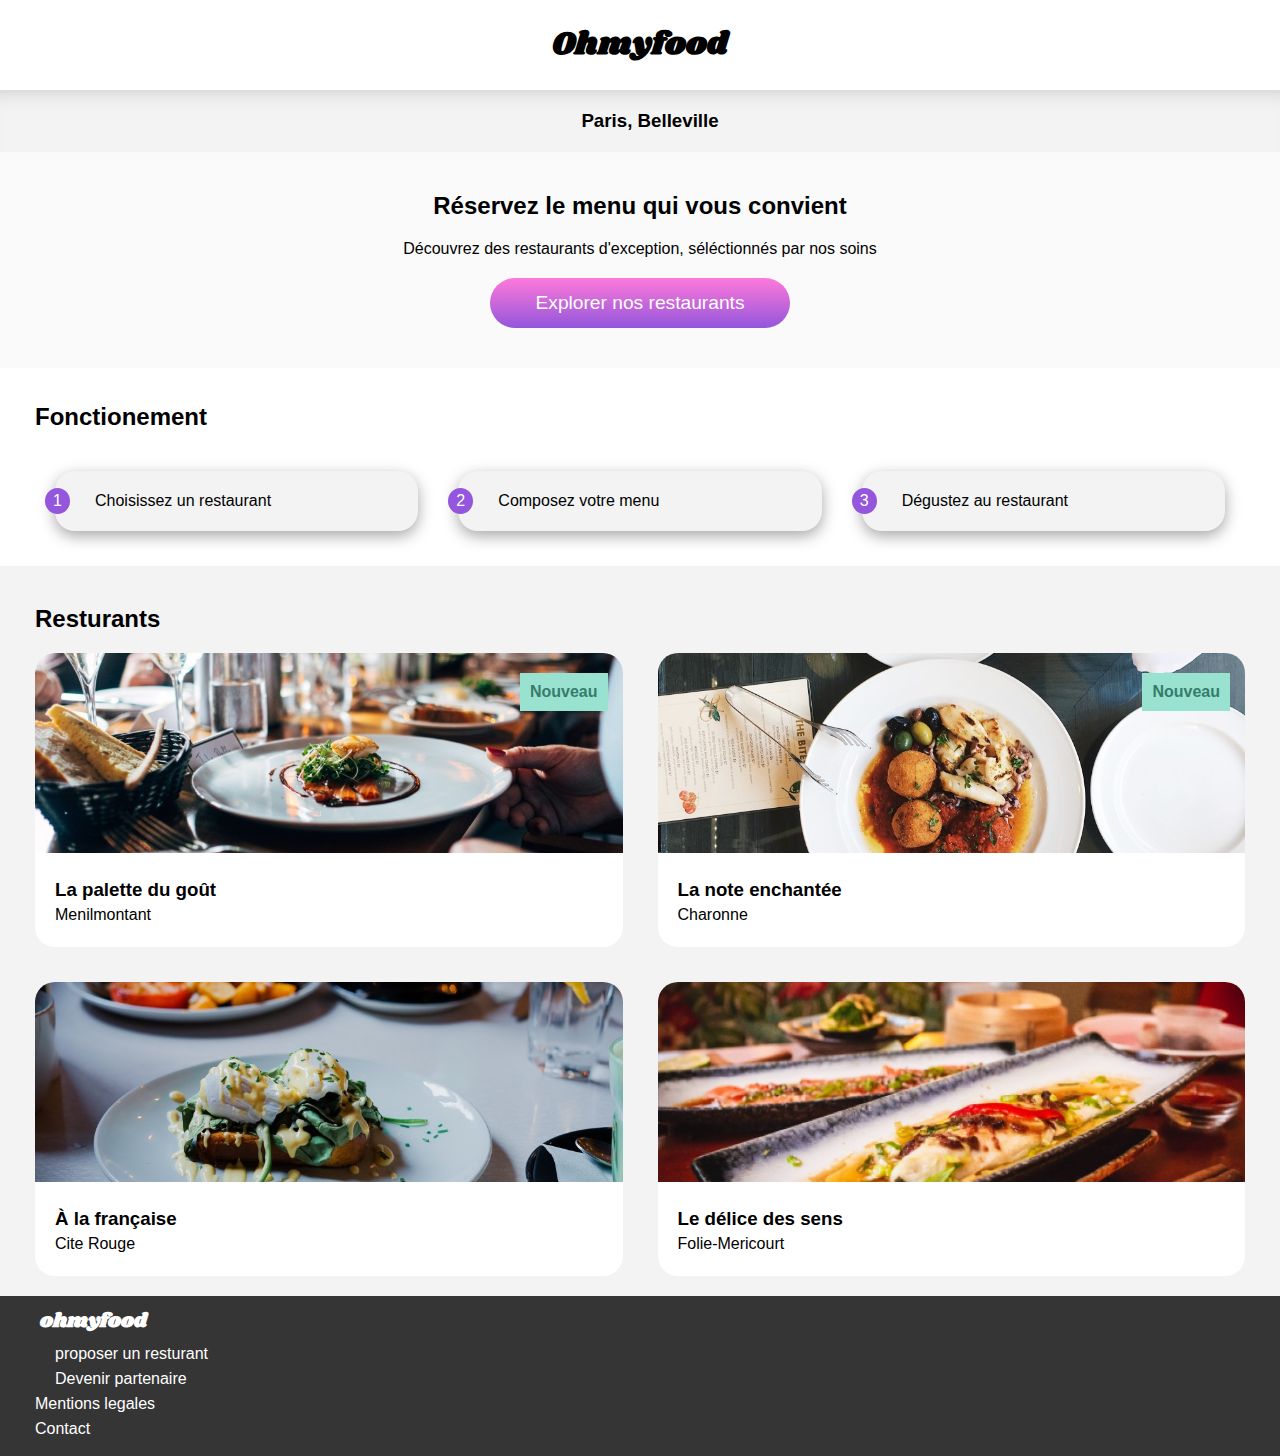
<file: index.html>
<!DOCTYPE html>
<html lang="en">
  <head>
    <meta charset="UTF-8" />
    <meta http-equiv="X-UA-Compatible" content="IE=edge" />
    <meta name="viewport" content="width=device-width, initial-scale=1.0" />
    <title>Ohmyfood</title>
    <link rel="stylesheet" href="./main.css" />

    <link
      rel="stylesheet"
      href="https://use.fontawesome.com/releases/v5.15.3/css/all.css"
      integrity="sha384-SZXxX4whJ79/gErwcOYf+zWLeJdY/qpuqC4cAa9rOGUstPomtqpuNWT9wdPEn2fk"
      crossorigin="anonymous"
    />
    <link rel="preconnect" href="https://fonts.googleapis.com" />
    <link rel="preconnect" href="https://fonts.gstatic.com" crossorigin />

    <link rel="preconnect" href="https://fonts.googleapis.com" />
    <link rel="preconnect" href="https://fonts.gstatic.com" crossorigin />
    <link
      href="https://fonts.googleapis.com/css2?family=Shrikhand&display=swap"
      rel="stylesheet"
    />
  </head>
  <body>
    <!-- Looder spin -->
    <div class="loader">
      <div class="loader-circle"></div>
    </div>

    <!-- header -->
    <header>
      <a href="index.html"> <h1>Ohmyfood</h1> </a>
    </header>
    <main>
      <!-- map -->
      <section class="map">
        <article class="location">
          <i class="fas fa-map-marker-alt"></i>
          <h3>Paris, Belleville</h3>
        </article>
        <article class="exploration">
          <h2>Réservez le menu qui vous convient</h2>
          <p>
            Découvrez des restaurants d'exception, séléctionnés par nos soins
          </p>
          <button type="submit">Explorer nos restaurants</button>
        </article>
      </section>

      <!-- Fonctionement -->
      <section class="function">
        <h2>Fonctionement</h2>
        <ul>
          <li class="list-function">
            <span class="number">1</span>
            <span> <i class="fas fa-mobile-alt"></i></span>
            <span> Choisissez un restaurant </span>
          </li>

          <li class="list-function">
            <span class="number">2</span>
            <span> <i class="fas fa-list-ul"></i></span>
            <span> Composez votre menu </span>
          </li>

          <li class="list-function">
            <span class="number">3</span>
            <span> <i class="fas fa-store"></i></span>
            <span> Dégustez au restaurant </span>
          </li>
        </ul>
      </section>

      <!-- Resturants -->
      <section id="pages">
        <h2>Resturants</h2>
        <section class="cards">
          <article class="resturants">
            <a href="./pages/La-palette-du-gout.html">
              <span class="tag">Nouveau</span>

              <img
                src="./assets/images/restaurants/jay-wennington-N_Y88TWmGwA-unsplash.jpg"
                alt=""
              />
              <div class="name-resturants">
                <header>
                  <h3>La palette du goût</h3>
                  <span>Menilmontant</span>
                </header>
                <div class="like-icon">
                  <i class="fas fa-heart fa-2x liked"></i>
                  <i class="far fa-heart fa-2x not-liked"></i>
                </div>
              </div>
            </a>
          </article>

          <article class="resturants">
            <a href="./pages/La-note-enchantée.html">
              <span class="tag">Nouveau</span>

              <img
                src="./assets/images/restaurants/stil-u2Lp8tXIcjw-unsplash.jpg"
                alt=""
              />

              <div class="name-resturants">
                <header>
                  <h3>La note enchantée</h3>
                  <span>Charonne</span>
                </header>
                <div class="like-icon">
                  <i class="fas fa-heart fa-2x liked"></i>
                  <i class="far fa-heart fa-2x not-liked"></i>
                </div>
              </div>
            </a>
          </article>

          <article class="resturants">
            <a href="./pages/A-la-française.html">
              <img
                src="./assets/images/restaurants/toa-heftiba-DQKerTsQwi0-unsplash.jpg"
                alt=""
              />

              <div class="name-resturants">
                <header>
                  <h3>À la française</h3>
                  <span>Cite Rouge</span>
                </header>
                <div class="like-icon">
                  <i class="fas fa-heart fa-2x liked"></i>
                  <i class="far fa-heart fa-2x not-liked"></i>
                </div>
              </div>
            </a>
          </article>

          <article class="resturants">
            <a href="./pages/Le-délice-des-sens.html">
              <img
                src="./assets/images/restaurants/louis-hansel-shotsoflouis-qNBGVyOCY8Q-unsplash.jpg"
                alt=""
              />
              <div class="name-resturants">
                <header>
                  <h3>Le délice des sens</h3>
                  <span>Folie-Mericourt</span>
                </header>
                <div class="like-icon">
                  <i class="fas fa-heart fa-2x liked"></i>
                  <i class="far fa-heart fa-2x not-liked"></i>
                </div>
              </div>
            </a>
          </article>
        </section>
      </section>
    </main>

    <footer>
      <h3>ohmyfood</h3>
      <ul>
        <li>
          <a href="">
            <i class="fas fa-utensils"></i>
            proposer un resturant
          </a>
        </li>
        <li>
          <a href="">
            <i class="fas fa-handshake"></i>
            Devenir partenaire
          </a>
        </li>
        <li>
          <a href=""> Mentions legales </a>
        </li>
        <li>
          <a href="mailto:ohmyfood-contact@gmail.com">Contact</a>
        </li>
      </ul>
    </footer>
  </body>
</html>
</file>
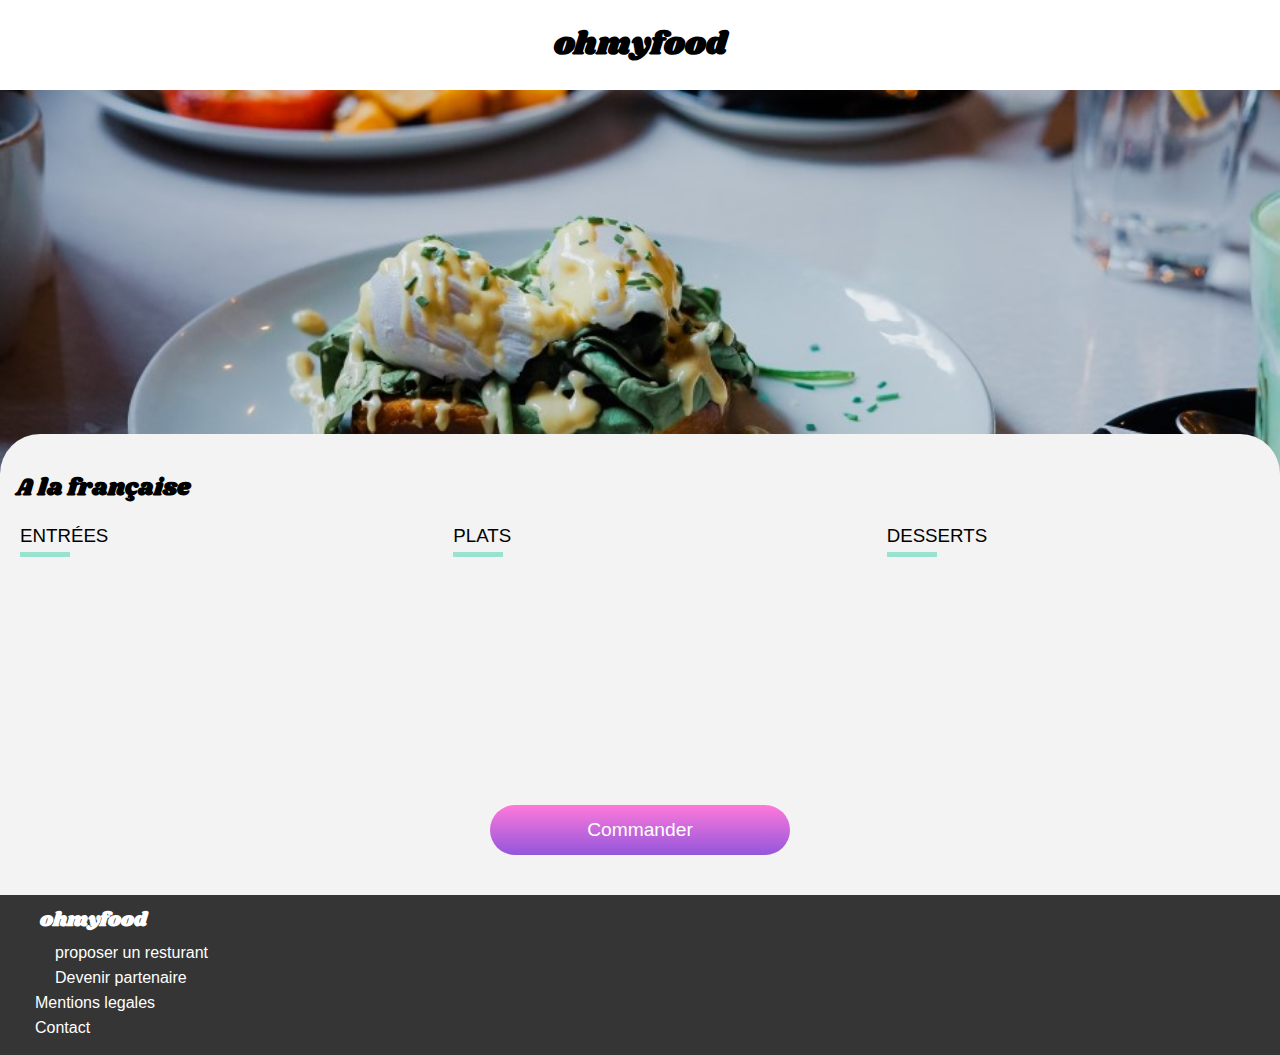
<file: A-la-française.html>
<!DOCTYPE html>
<html lang="en">
  <head>
    <meta charset="UTF-8" />
    <meta http-equiv="X-UA-Compatible" content="IE=edge" />
    <meta name="viewport" content="width=device-width, initial-scale=1.0" />
    <title>A-la-francaise</title>
    <link rel="stylesheet" href="./main.css" />
    <link
      rel="stylesheet"
      href="https://use.fontawesome.com/releases/v5.15.3/css/all.css"
      integrity="sha384-SZXxX4whJ79/gErwcOYf+zWLeJdY/qpuqC4cAa9rOGUstPomtqpuNWT9wdPEn2fk"
      crossorigin="anonymous"
    />
    <link rel="preconnect" href="https://fonts.googleapis.com" />
    <link rel="preconnect" href="https://fonts.gstatic.com" crossorigin />

    <link rel="preconnect" href="https://fonts.googleapis.com" />
    <link rel="preconnect" href="https://fonts.gstatic.com" crossorigin />
    <link
      href="https://fonts.googleapis.com/css2?family=Shrikhand&display=swap"
      rel="stylesheet"
    />
  </head>
  <body>
    <header class="main-title">
      <a href="index.html">
        <i class="fas fa-arrow-left"></i>
      </a>
      <h1><a href="./index.html">ohmyfood</a></h1>
    </header>

    <img
      class="img-menu"
      src="./assets/images/restaurants/toa-heftiba-DQKerTsQwi0-unsplash.jpg"
      alt=""
    />
    <main id="main-menu">
      <header id="title-menu">
        <h2>A la française</h2>
        <div class="like-icon">
          <i class="fas fa-heart fa-2x liked"></i>
          <i class="far fa-heart fa-2x not-liked"></i>
        </div>
      </header>
      <section id="contenu-menu">
        <section class="items-menu">
          <header>
            <h3 class="name-menu">ENTRÉES</h3>
            <div class="linge"></div>
          </header>
          <article class="delay-0">
            <div class="menu-info">
              <h4>Tartare de poulpe acidulé</h4>
              <p>AAux zests d'orange</p>
            </div>
            <div class="price-menu-box">
              <div class="price-menu"><strong>25 &euro;</strong></div>
            </div>
            <div class="check-icon-box">
              <div class="check-icon">
                <i class="fas fa-check"></i>
              </div>
            </div>
          </article>
          <article class="delay-1">
            <div class="menu-info">
              <h4>Velouté de légumes d'antan</h4>
              <p>Carotte, panais, topinambour</p>
            </div>
            <div class="price-menu-box">
              <div class="price-menu"><strong>35 &euro;</strong></div>
            </div>
            <div class="check-icon-box">
              <div class="check-icon"><i class="fas fa-check"></i></div>
            </div>
          </article>
          <article class="delay-2">
            <div class="menu-info">
              <h4>Soupe à l'oignon</h4>
              <p>Revisité</p>
            </div>
            <div class="price-menu-box">
              <div class="price-menu"><strong>20 &euro;</strong></div>
            </div>
            <div class="check-icon-box">
              <div class="check-icon"><i class="fas fa-check"></i></div>
            </div>
          </article>
        </section>

        <section class="items-menu">
          <header>
            <h3 class="name-menu">PLATS</h3>
            <div class="linge"></div>
          </header>
          <article class="delay-0">
            <div class="menu-info">
              <h4>Coquilles Saint-Jacques</h4>
              <p>Accompagné d'une purée de panais</p>
            </div>
            <div class="price-menu-box">
              <div class="price-menu"><strong>40 &euro;</strong></div>
            </div>
            <div class="check-icon-box">
              <div class="check-icon"><i class="fas fa-check"></i></div>
            </div>
          </article>
          <article class="delay-1">
            <div class="menu-info">
              <h4>Magret de canard</h4>
              <p>Et parmentier de pommes de terres</p>
            </div>
            <div class="price-menu-box">
              <div class="price-menu"><strong>35 &euro;</strong></div>
            </div>
            <div class="check-icon-box">
              <div class="check-icon"><i class="fas fa-check"></i></div>
            </div>
          </article>
          <article class="delay-2">
            <div class="menu-info">
              <h4>Pigeonneau d'Ille-et-Vilainet</h4>
              <p>Sur son lit de gnocchis aux légumes</p>
            </div>
            <div class="price-menu-box">
              <div class="price-menu"><strong>44 &euro;</strong></div>
            </div>
            <div class="check-icon-box">
              <div class="check-icon"><i class="fas fa-check"></i></div>
            </div>
          </article>
        </section>
        <section class="items-menu">
          <header>
            <h3 class="name-menu">DESSERTS</h3>
            <div class="linge"></div>
          </header>
          <article class="delay-0">
            <div class="menu-info">
              <h4>Pétales de violettes glacés</h4>
              <p>Et purée de noisettes</p>
            </div>
            <div class="price-menu-box">
              <div class="price-menu"><strong>18 &euro;</strong></div>
            </div>
            <div class="check-icon-box">
              <div class="check-icon"><i class="fas fa-check"></i></div>
            </div>
          </article>
          <article class="delay-1">
            <div class="menu-info">
              <h4>Fondant au chocolat</h4>
              <p>Revisité</p>
            </div>
            <div class="price-menu-box">
              <div class="price-menu"><strong>22 &euro;</strong></div>
            </div>
            <div class="check-icon-box">
              <div class="check-icon"><i class="fas fa-check"></i></div>
            </div>
          </article>
          <article class="delay-2">
            <div class="menu-info">
              <h4>Millefeuille croustillant</h4>
              <p>Myrtilles et pâtes d'amande</p>
            </div>
            <div class="price-menu-box">
              <div class="price-menu"><strong>23 &euro;</strong></div>
            </div>
            <div class="check-icon-box">
              <div class="check-icon"><i class="fas fa-check"></i></div>
            </div>
          </article>
        </section>
      </section>
      <button class="btn-commander">Commander</button>
    </main>
    <footer>
      <h3 class="title-footer">ohmyfood</h3>
      <ul>
        <li>
          <a href="">
            <i class="fas fa-utensils"></i>
            proposer un resturant
          </a>
        </li>
        <li>
          <a href="">
            <i class="fas fa-handshake"></i>
            Devenir partenaire
          </a>
        </li>
        <li>
          <a href=""> Mentions legales </a>
        </li>
        <li>
          <a href="mailto:ohmyfood-contact@gmail.com">Contact</a>
        </li>
      </ul>
    </footer>
  </body>
</html>
</file>
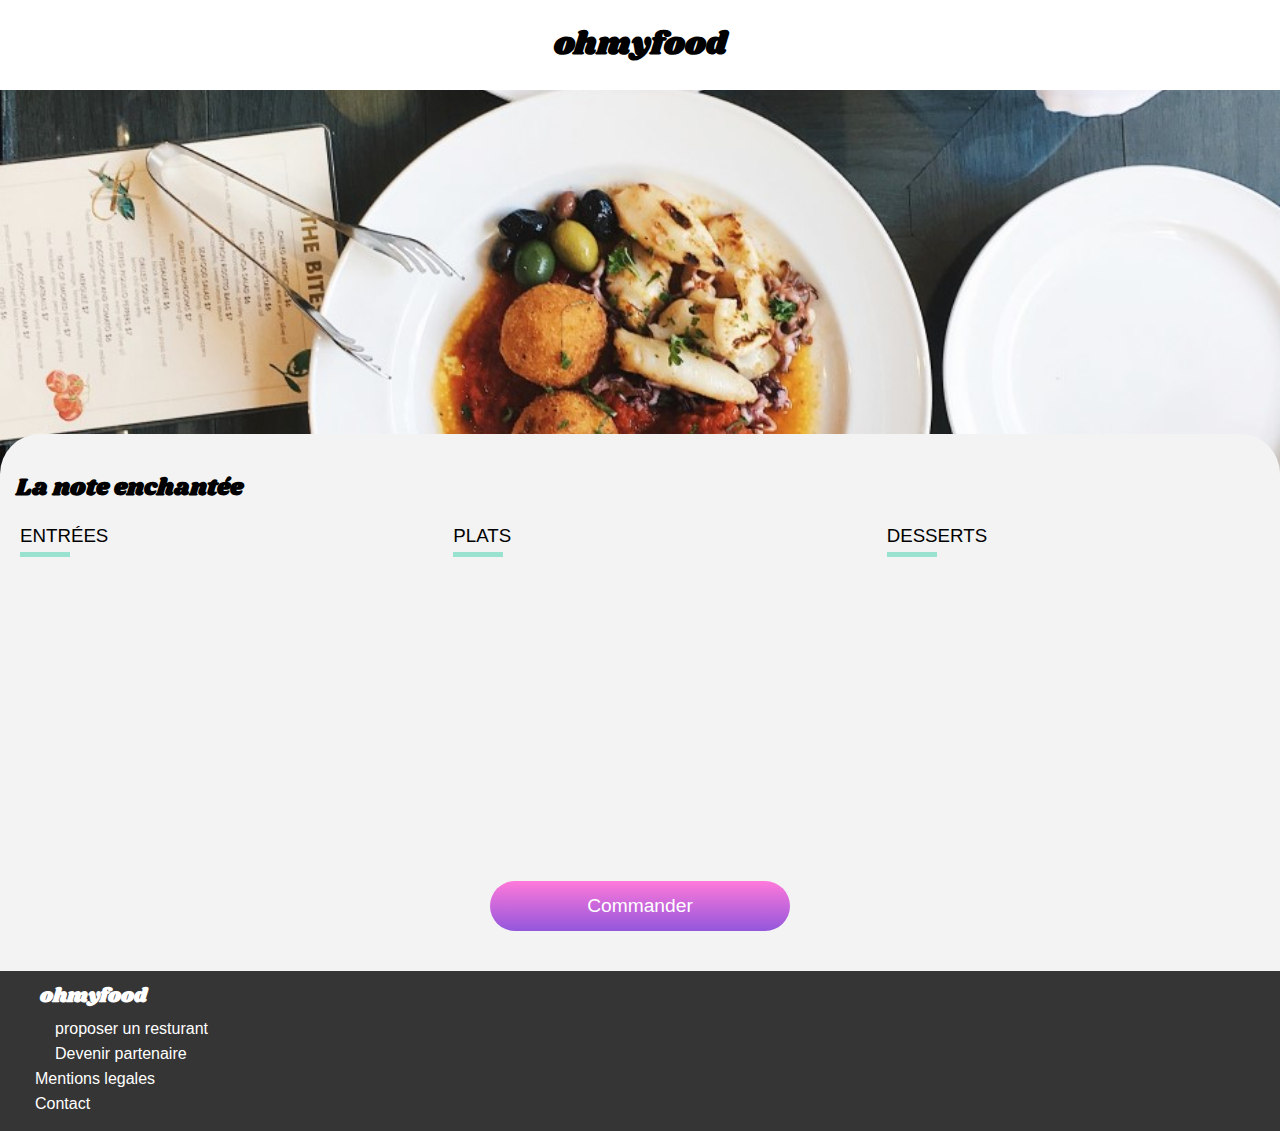
<file: La-note-enchantée.html>
<!DOCTYPE html>
<html lang="en">
  <head>
    <meta charset="UTF-8" />
    <meta http-equiv="X-UA-Compatible" content="IE=edge" />
    <meta name="viewport" content="width=device-width, initial-scale=1.0" />
    <title>La-note-enchantée</title>
    <link rel="stylesheet" href="./main.css" />
    <link
      rel="stylesheet"
      href="https://use.fontawesome.com/releases/v5.15.3/css/all.css"
      integrity="sha384-SZXxX4whJ79/gErwcOYf+zWLeJdY/qpuqC4cAa9rOGUstPomtqpuNWT9wdPEn2fk"
      crossorigin="anonymous"
    />
    <link rel="preconnect" href="https://fonts.googleapis.com" />
    <link rel="preconnect" href="https://fonts.gstatic.com" crossorigin />

    <link rel="preconnect" href="https://fonts.googleapis.com" />
    <link rel="preconnect" href="https://fonts.gstatic.com" crossorigin />
    <link
      href="https://fonts.googleapis.com/css2?family=Shrikhand&display=swap"
      rel="stylesheet"
    />
  </head>
  <body>
    <header class="main-title">
      <a href="index.html">
        <i class="fas fa-arrow-left"></i>
      </a>
      <h1><a href="./index.html">ohmyfood</a></h1>
    </header>

    <img
      class="img-menu"
      src="./assets/images/restaurants/stil-u2Lp8tXIcjw-unsplash.jpg"
      alt=""
    />
    <main id="main-menu">
      <header id="title-menu">
        <h2>La note enchantée</h2>
        <div class="like-icon">
          <i class="fas fa-heart fa-2x liked"></i>
          <i class="far fa-heart fa-2x not-liked"></i>
        </div>
      </header>
      <section id="contenu-menu">
        <section class="items-menu">
          <header>
            <h3 class="name-menu">ENTRÉES</h3>
            <div class="linge"></div>
          </header>
          <article class="delay-0">
            <div class="menu-info">
              <h4>Raviole de foie gras</h4>
              <p>Accompagnés de leur crème à la truffe</p>
            </div>
            <div class="price-menu-box">
              <div class="price-menu"><strong>25 &euro;</strong></div>
            </div>
            <div class="check-icon-box">
              <div class="check-icon">
                <i class="fas fa-check"></i>
              </div>
            </div>
          </article>
          <article class="delay-1">
            <div class="menu-info">
              <h4>Caviar osciètre</h4>
              <p>Sur blini à la farine de blé noir</p>
            </div>
            <div class="price-menu-box">
              <div class="price-menu"><strong>35 &euro;</strong></div>
            </div>
            <div class="check-icon-box">
              <div class="check-icon"><i class="fas fa-check"></i></div>
            </div>
          </article>
          <article class="delay-2">
            <div class="menu-info">
              <h4>Homard et espuma</h4>
              <p>Marinés aux zests d'orange</p>
            </div>
            <div class="price-menu-box">
              <div class="price-menu"><strong>20 &euro;</strong></div>
            </div>
            <div class="check-icon-box">
              <div class="check-icon"><i class="fas fa-check"></i></div>
            </div>
          </article>
          <article class="delay-3">
            <div class="menu-info">
              <h4>Foie gras de canard cuit entier</h4>
              <p>Confiture de figue et pain toasté</p>
            </div>
            <div class="price-menu-box">
              <div class="price-menu"><strong>35 &euro;</strong></div>
            </div>
            <div class="check-icon-box">
              <div class="check-icon"><i class="fas fa-check"></i></div>
            </div>
          </article>
        </section>

        <section class="items-menu">
          <header>
            <h3 class="name-menu">PLATS</h3>
            <div class="linge"></div>
          </header>
          <article class="delay-0">
            <div class="menu-info">
              <h4>Noix de coquilles Saint-Jacqu</h4>
              <p>Sur lit de purée de céleri-rave</p>
            </div>
            <div class="price-menu-box">
              <div class="price-menu"><strong>40 &euro;</strong></div>
            </div>
            <div class="check-icon-box">
              <div class="check-icon"><i class="fas fa-check"></i></div>
            </div>
          </article>
          <article class="delay-1">
            <div class="menu-info">
              <h4>Langoustine poêlée</h4>
              <p>Purée de patate douce</p>
            </div>
            <div class="price-menu-box">
              <div class="price-menu"><strong>35 &euro;</strong></div>
            </div>
            <div class="check-icon-box">
              <div class="check-icon"><i class="fas fa-check"></i></div>
            </div>
          </article>
          <article class="delay-2">
            <div class="menu-info">
              <h4>Mijoté de queue de boeuf</h4>
              <p>Et riz sauvage aux zestes de citron</p>
            </div>
            <div class="price-menu-box">
              <div class="price-menu"><strong>44 &euro;</strong></div>
            </div>
            <div class="check-icon-box">
              <div class="check-icon"><i class="fas fa-check"></i></div>
            </div>
          </article>
        </section>
        <section class="items-menu">
          <header>
            <h3 class="name-menu">DESSERTS</h3>
            <div class="linge"></div>
          </header>
          <article class="delay-0">
            <div class="menu-info">
              <h4>Macaron noisette et chocolat</h4>
              <p>Glace au caramel brun et sel de Guérande</p>
            </div>
            <div class="price-menu-box">
              <div class="price-menu"><strong>18 &euro;</strong></div>
            </div>
            <div class="check-icon-box">
              <div class="check-icon"><i class="fas fa-check"></i></div>
            </div>
          </article>
          <article class="delay-1">
            <div class="menu-info">
              <h4>Baba au rhum revisité</h4>
              <p>Avec son coulis de citron</p>
            </div>
            <div class="price-menu-box">
              <div class="price-menu"><strong>22 &euro;</strong></div>
            </div>
            <div class="check-icon-box">
              <div class="check-icon"><i class="fas fa-check"></i></div>
            </div>
          </article>
          <article class="delay-2">
            <div class="menu-info">
              <h4>Tarte au citron meringuée</h4>
              <p>Destructurée</p>
            </div>
            <div class="price-menu-box">
              <div class="price-menu"><strong>23 &euro;</strong></div>
            </div>
            <div class="check-icon-box">
              <div class="check-icon"><i class="fas fa-check"></i></div>
            </div>
          </article>
        </section>
      </section>
      <button class="btn-commander">Commander</button>
    </main>
    <footer>
      <h3 class="title-footer">ohmyfood</h3>
      <ul>
        <li>
          <a href="">
            <i class="fas fa-utensils"></i>
            proposer un resturant
          </a>
        </li>
        <li>
          <a href="">
            <i class="fas fa-handshake"></i>
            Devenir partenaire
          </a>
        </li>
        <li>
          <a href=""> Mentions legales </a>
        </li>
        <li>
          <a href="mailto:ohmyfood-contact@gmail.com">Contact</a>
        </li>
      </ul>
    </footer>
  </body>
</html>
</file>
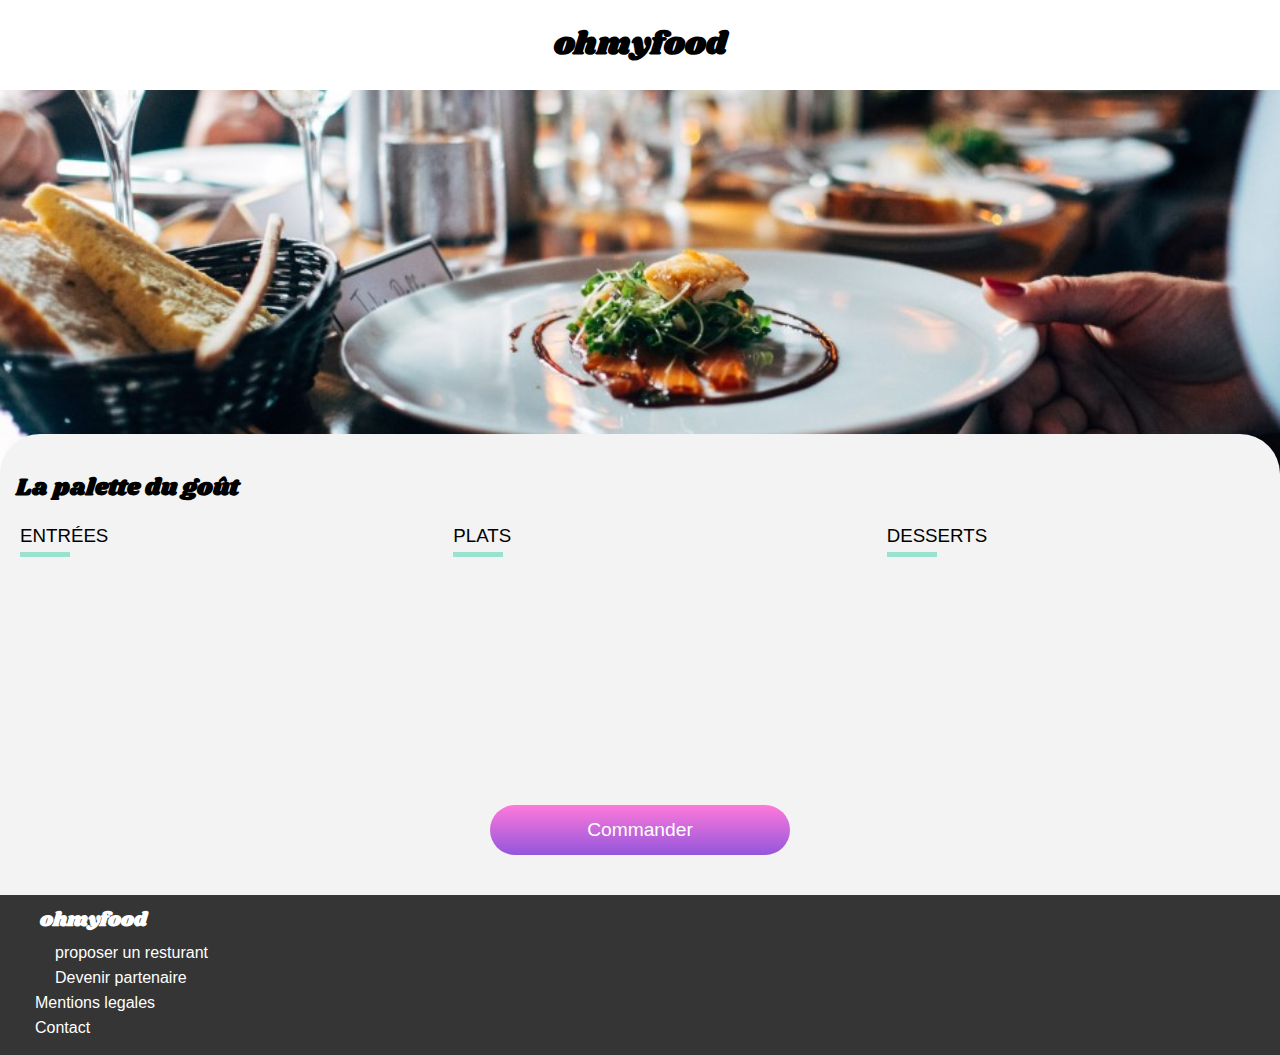
<file: La-palette-du-gout.html>
<!DOCTYPE html>
<html lang="en">
  <head>
    <meta charset="UTF-8" />
    <meta http-equiv="X-UA-Compatible" content="IE=edge" />
    <meta name="viewport" content="width=device-width, initial-scale=1.0" />
    <title>La-palette-du-gout</title>
    <link rel="stylesheet" href="./main.css" />
    <link
      rel="stylesheet"
      href="https://use.fontawesome.com/releases/v5.15.3/css/all.css"
      integrity="sha384-SZXxX4whJ79/gErwcOYf+zWLeJdY/qpuqC4cAa9rOGUstPomtqpuNWT9wdPEn2fk"
      crossorigin="anonymous"
    />
    <link rel="preconnect" href="https://fonts.googleapis.com" />
    <link rel="preconnect" href="https://fonts.gstatic.com" crossorigin />

    <link rel="preconnect" href="https://fonts.googleapis.com" />
    <link rel="preconnect" href="https://fonts.gstatic.com" crossorigin />
    <link
      href="https://fonts.googleapis.com/css2?family=Shrikhand&display=swap"
      rel="stylesheet"
    />
  </head>
  <body>
    <header class="main-title">
      <a href="index.html">
        <i class="fas fa-arrow-left"></i>
      </a>
      <h1><a href="./index.html">ohmyfood</a></h1>
    </header>

    <img
      class="img-menu"
      src="../assets/images/restaurants/jay-wennington-N_Y88TWmGwA-unsplash.jpg"
      alt=""
    />
    <main id="main-menu">
      <header id="title-menu">
        <h2>La palette du goût</h2>
        <div class="like-icon">
          <i class="fas fa-heart fa-2x liked"></i>
          <i class="far fa-heart fa-2x not-liked"></i>
        </div>
      </header>
      <section id="contenu-menu">
        <section class="items-menu">
          <header>
            <h3 class="name-menu">ENTRÉES</h3>
            <div class="linge"></div>
          </header>
          <article class="delay-0">
            <div class="menu-info">
              <h4>Fricassée d'escargot</h4>
              <p>Au piment d'Espelette</p>
            </div>
            <div class="price-menu-box">
              <div class="price-menu"><strong>25 &euro;</strong></div>
            </div>
            <div class="check-icon-box">
              <div class="check-icon">
                <i class="fas fa-check"></i>
              </div>
            </div>
          </article>
          <article class="delay-1">
            <div class="menu-info">
              <h4>Foie gras de canard mi-cuit</h4>
              <p>Et ses copeaux de truffe noire</p>
            </div>
            <div class="price-menu-box">
              <div class="price-menu"><strong>35 &euro;</strong></div>
            </div>
            <div class="check-icon-box">
              <div class="check-icon"><i class="fas fa-check"></i></div>
            </div>
          </article>
          <article class="delay-2">
            <div class="menu-info">
              <h4>Oeuf au plat</h4>
              <p>Assaisonné à la truffe sur lit de poireaux</p>
            </div>
            <div class="price-menu-box">
              <div class="price-menu"><strong>20 &euro;</strong></div>
            </div>
            <div class="check-icon-box">
              <div class="check-icon"><i class="fas fa-check"></i></div>
            </div>
          </article>
        </section>

        <section class="items-menu">
          <header>
            <h3 class="name-menu">PLATS</h3>
            <div class="linge"></div>
          </header>
          <article class="delay-0">
            <div class="menu-info">
              <h4>Filet de boeuf aux herbes</h4>
              <p>Accompagné de sa ribambelle de légumes</p>
            </div>
            <div class="price-menu-box">
              <div class="price-menu"><strong>40 &euro;</strong></div>
            </div>
            <div class="check-icon-box">
              <div class="check-icon"><i class="fas fa-check"></i></div>
            </div>
          </article>
          <article class="delay-1">
            <div class="menu-info">
              <h4>Parmentier de queue de boeuf</h4>
              <p>A la truffe noire sur sa purée de panais</p>
            </div>
            <div class="price-menu-box">
              <div class="price-menu"><strong>35 &euro;</strong></div>
            </div>
            <div class="check-icon-box">
              <div class="check-icon"><i class="fas fa-check"></i></div>
            </div>
          </article>
          <article class="delay-2">
            <div class="menu-info">
              <h4>Filet de Turbot</h4>
              <p>Aux agrumes</p>
            </div>
            <div class="price-menu-box">
              <div class="price-menu"><strong>44 &euro;</strong></div>
            </div>
            <div class="check-icon-box">
              <div class="check-icon"><i class="fas fa-check"></i></div>
            </div>
          </article>
        </section>
        <section class="items-menu">
          <header>
            <h3 class="name-menu">DESSERTS</h3>
            <div class="linge"></div>
          </header>
          <article class="delay-0">
            <div class="menu-info">
              <h4>Paris-Brest</h4>
              <p>Revisité</p>
            </div>
            <div class="price-menu-box">
              <div class="price-menu"><strong>18 &euro;</strong></div>
            </div>
            <div class="check-icon-box">
              <div class="check-icon"><i class="fas fa-check"></i></div>
            </div>
          </article>
          <article class="delay-1">
            <div class="menu-info">
              <h4>Macaron au chocolat d'exceptio</h4>
              <p>Et glace à la vanille de Madagascar</p>
            </div>
            <div class="price-menu-box">
              <div class="price-menu"><strong>22 &euro;</strong></div>
            </div>
            <div class="check-icon-box">
              <div class="check-icon"><i class="fas fa-check"></i></div>
            </div>
          </article>
          <article class="delay-2">
            <div class="menu-info">
              <h4>Mousse au chocolat</h4>
              <p>Au piment d'espelette et à la truffe noire</p>
            </div>
            <div class="price-menu-box">
              <div class="price-menu"><strong>23 &euro;</strong></div>
            </div>
            <div class="check-icon-box">
              <div class="check-icon"><i class="fas fa-check"></i></div>
            </div>
          </article>
        </section>
      </section>
      <button class="btn-commander">Commander</button>
    </main>
    <footer>
      <h3 class="title-footer">ohmyfood</h3>
      <ul>
        <li>
          <a href="">
            <i class="fas fa-utensils"></i>
            proposer un resturant
          </a>
        </li>
        <li>
          <a href="">
            <i class="fas fa-handshake"></i>
            Devenir partenaire
          </a>
        </li>
        <li>
          <a href=""> Mentions legales </a>
        </li>
        <li>
          <a href="mailto:ohmyfood-contact@gmail.com">Contact</a>
        </li>
      </ul>
    </footer>
  </body>
</html>
</file>
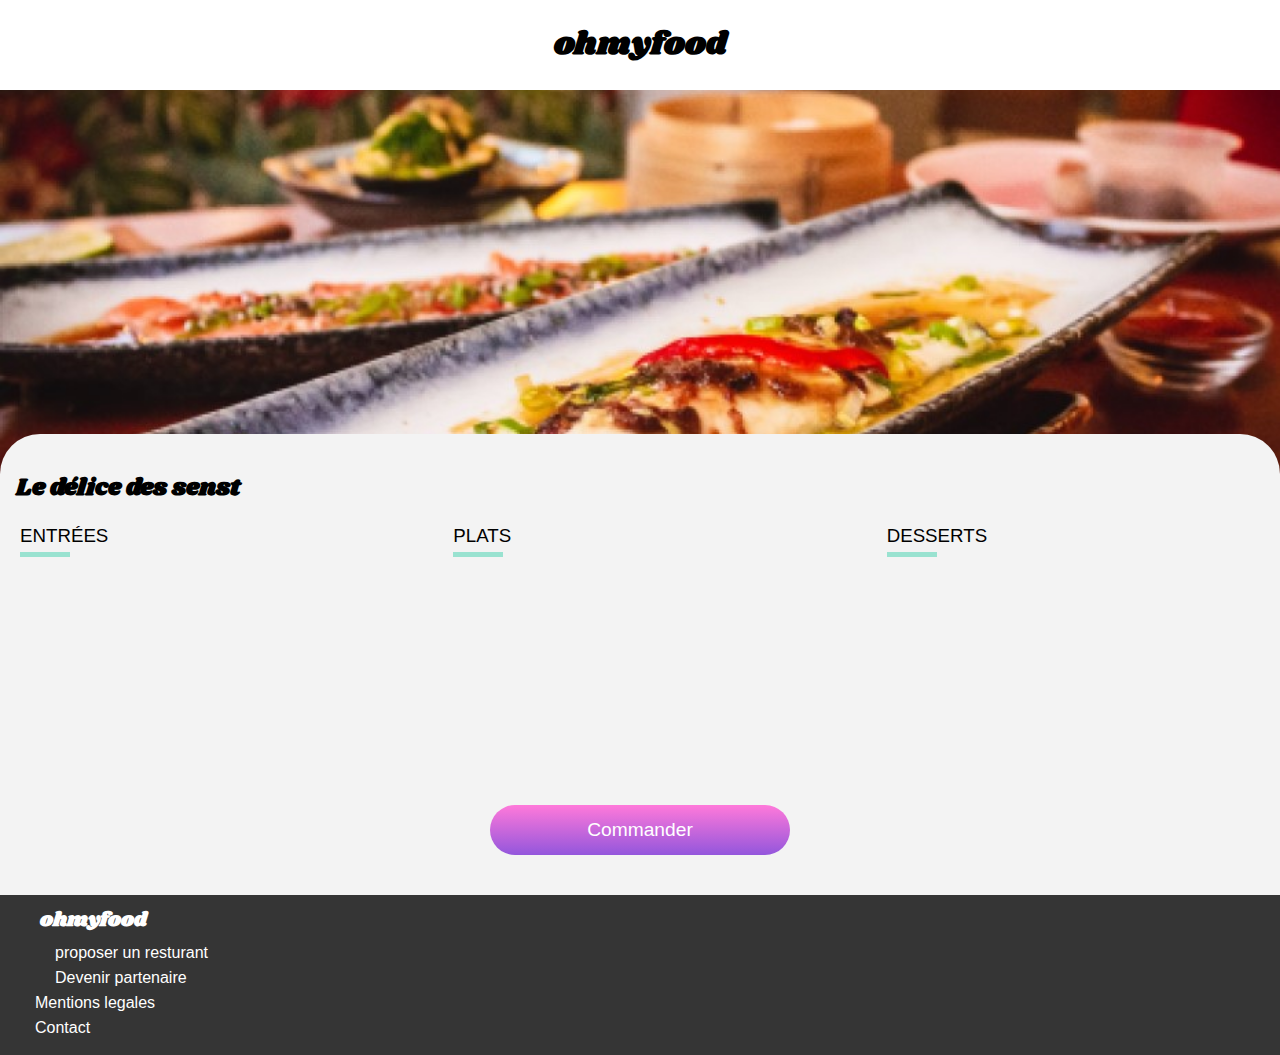
<file: Le-délice-des-sens.html>
<!DOCTYPE html>
<html lang="en">
  <head>
    <meta charset="UTF-8" />
    <meta http-equiv="X-UA-Compatible" content="IE=edge" />
    <meta name="viewport" content="width=device-width, initial-scale=1.0" />
    <title>Le-délice-des-sens</title>
    <link rel="stylesheet" href="./main.css" />
    <link
      rel="stylesheet"
      href="https://use.fontawesome.com/releases/v5.15.3/css/all.css"
      integrity="sha384-SZXxX4whJ79/gErwcOYf+zWLeJdY/qpuqC4cAa9rOGUstPomtqpuNWT9wdPEn2fk"
      crossorigin="anonymous"
    />
    <link rel="preconnect" href="https://fonts.googleapis.com" />
    <link rel="preconnect" href="https://fonts.gstatic.com" crossorigin />

    <link rel="preconnect" href="https://fonts.googleapis.com" />
    <link rel="preconnect" href="https://fonts.gstatic.com" crossorigin />
    <link
      href="https://fonts.googleapis.com/css2?family=Shrikhand&display=swap"
      rel="stylesheet"
    />
  </head>
  <body>
    <header class="main-title">
      <a href="index.html">
        <i class="fas fa-arrow-left"></i>
      </a>
      <h1><a href="./index.html">ohmyfood</a></h1>
    </header>

    <img
      class="img-menu"
      src="./assets/images/restaurants/louis-hansel-shotsoflouis-qNBGVyOCY8Q-unsplash.jpg"
      alt=""
    />
    <main id="main-menu">
      <header id="title-menu">
        <h2>Le délice des senst</h2>
        <div class="like-icon">
          <i class="fas fa-heart fa-2x liked"></i>
          <i class="far fa-heart fa-2x not-liked"></i>
        </div>
      </header>
      <section id="contenu-menu">
        <section class="items-menu">
          <header>
            <h3 class="name-menu">ENTRÉES</h3>
            <div class="linge"></div>
          </header>
          <article class="delay-0">
            <div class="menu-info">
              <h4>Tartares de thon</h4>
              <p>Assaisonné au yuzu</p>
            </div>
            <div class="price-menu-box">
              <div class="price-menu"><strong>25 &euro;</strong></div>
            </div>
            <div class="check-icon-box">
              <div class="check-icon">
                <i class="fas fa-check"></i>
              </div>
            </div>
          </article>
          <article class="delay-1">
            <div class="menu-info">
              <h4>Bouchée de homard croustillant</h4>
              <p>Et sa farandole de petits légumes</p>
            </div>
            <div class="price-menu-box">
              <div class="price-menu"><strong>35 &euro;</strong></div>
            </div>
            <div class="check-icon-box">
              <div class="check-icon"><i class="fas fa-check"></i></div>
            </div>
          </article>
          <article class="delay-2">
            <div class="menu-info">
              <h4>Velouté de cèpes</h4>
              <p>Aux truffes</p>
            </div>
            <div class="price-menu-box">
              <div class="price-menu"><strong>20 &euro;</strong></div>
            </div>
            <div class="check-icon-box">
              <div class="check-icon"><i class="fas fa-check"></i></div>
            </div>
          </article>
        </section>

        <section class="items-menu">
          <header>
            <h3 class="name-menu">PLATS</h3>
            <div class="linge"></div>
          </header>
          <article class="delay-0">
            <div class="menu-info">
              <h4>Poulet rôti aux herbes de provences</h4>
              <p>Et sa crème de truffe</p>
            </div>
            <div class="price-menu-box">
              <div class="price-menu"><strong>40 &euro;</strong></div>
            </div>
            <div class="check-icon-box">
              <div class="check-icon"><i class="fas fa-check"></i></div>
            </div>
          </article>
          <article class="delay-1">
            <div class="menu-info">
              <h4>Langouste rôtie</h4>
              <p>Et ses légumes de saison</p>
            </div>
            <div class="price-menu-box">
              <div class="price-menu"><strong>35 &euro;</strong></div>
            </div>
            <div class="check-icon-box">
              <div class="check-icon"><i class="fas fa-check"></i></div>
            </div>
          </article>
          <article class="delay-2">
            <div class="menu-info">
              <h4>Côte de boeuf angus</h4>
              <p>Et sa purée de panais</p>
            </div>
            <div class="price-menu-box">
              <div class="price-menu"><strong>44 &euro;</strong></div>
            </div>
            <div class="check-icon-box">
              <div class="check-icon"><i class="fas fa-check"></i></div>
            </div>
          </article>
        </section>
        <section class="items-menu">
          <header>
            <h3 class="name-menu">DESSERTS</h3>
            <div class="linge"></div>
          </header>
          <article class="delay-0">
            <div class="menu-info">
              <h4>Farandole de desserts</h4>
              <p>Du chef</p>
            </div>
            <div class="price-menu-box">
              <div class="price-menu"><strong>18 &euro;</strong></div>
            </div>
            <div class="check-icon-box">
              <div class="check-icon"><i class="fas fa-check"></i></div>
            </div>
          </article>
          <article class="delay-1">
            <div class="menu-info">
              <h4>Crème brulée</h4>
              <p>Revisitée</p>
            </div>
            <div class="price-menu-box">
              <div class="price-menu"><strong>22 &euro;</strong></div>
            </div>
            <div class="check-icon-box">
              <div class="check-icon"><i class="fas fa-check"></i></div>
            </div>
          </article>
          <article class="delay-2">
            <div class="menu-info">
              <h4>Tiramisu</h4>
              <p>A la noisette</p>
            </div>
            <div class="price-menu-box">
              <div class="price-menu"><strong>23 &euro;</strong></div>
            </div>
            <div class="check-icon-box">
              <div class="check-icon"><i class="fas fa-check"></i></div>
            </div>
          </article>
        </section>
      </section>
      <button class="btn-commander">Commander</button>
    </main>
    <footer>
      <h3 class="title-footer">ohmyfood</h3>
      <ul>
        <li>
          <a href="">
            <i class="fas fa-utensils"></i>
            proposer un resturant
          </a>
        </li>
        <li>
          <a href="">
            <i class="fas fa-handshake"></i>
            Devenir partenaire
          </a>
        </li>
        <li>
          <a href=""> Mentions legales </a>
        </li>
        <li>
          <a href="mailto:ohmyfood-contact@gmail.com">Contact</a>
        </li>
      </ul>
    </footer>
  </body>
</html>
</file>
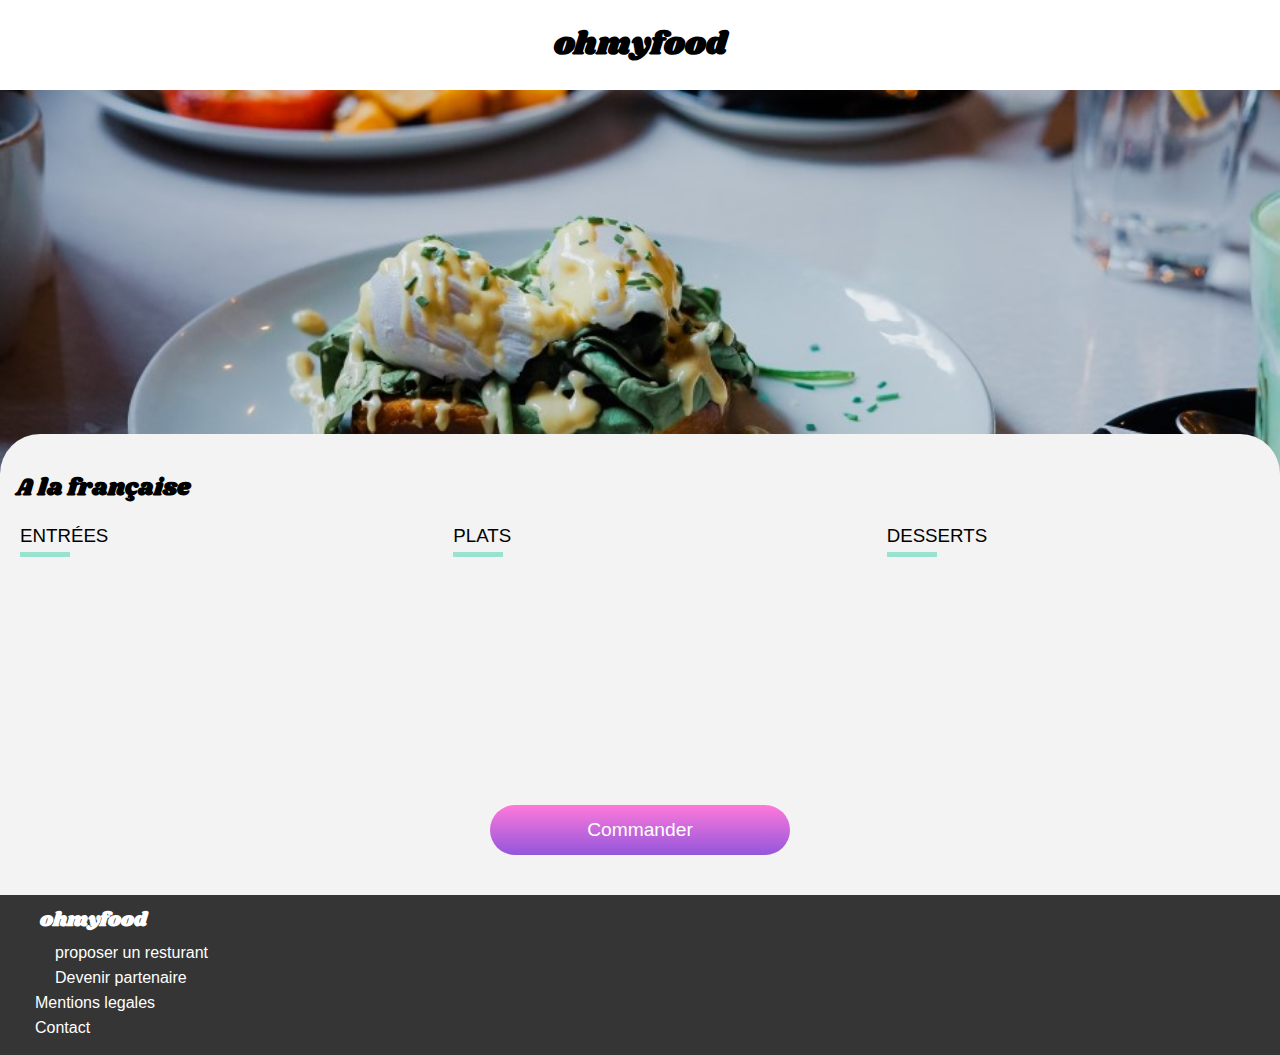
<file: pages/A-la-française.html>
<!DOCTYPE html>
<html lang="en">
  <head>
    <meta charset="UTF-8" />
    <meta http-equiv="X-UA-Compatible" content="IE=edge" />
    <meta name="viewport" content="width=device-width, initial-scale=1.0" />
    <title>A-la-francaise</title>
    <link rel="stylesheet" href="../main.css" />
    <link
      rel="stylesheet"
      href="https://use.fontawesome.com/releases/v5.15.3/css/all.css"
      integrity="sha384-SZXxX4whJ79/gErwcOYf+zWLeJdY/qpuqC4cAa9rOGUstPomtqpuNWT9wdPEn2fk"
      crossorigin="anonymous"
    />
    <link rel="preconnect" href="https://fonts.googleapis.com" />
    <link rel="preconnect" href="https://fonts.gstatic.com" crossorigin />

    <link rel="preconnect" href="https://fonts.googleapis.com" />
    <link rel="preconnect" href="https://fonts.gstatic.com" crossorigin />
    <link
      href="https://fonts.googleapis.com/css2?family=Shrikhand&display=swap"
      rel="stylesheet"
    />
  </head>
  <body>
    <header class="main-title">
      <a href="../index.html">
        <i class="fas fa-arrow-left"></i>
      </a>
      <h1><a href="../index.html">ohmyfood</a></h1>
    </header>

    <img
      class="img-menu"
      src="../assets/images/restaurants/toa-heftiba-DQKerTsQwi0-unsplash.jpg"
      alt=""
    />
    <main id="main-menu">
      <header id="title-menu">
        <h2>A la française</h2>
        <div class="like-icon">
          <i class="fas fa-heart fa-2x liked"></i>
          <i class="far fa-heart fa-2x not-liked"></i>
        </div>
      </header>
      <section id="contenu-menu">
        <section class="items-menu">
          <header>
            <h3 class="name-menu">ENTRÉES</h3>
            <div class="linge"></div>
          </header>
          <article class="delay-0">
            <div class="menu-info">
              <h4>Tartare de poulpe acidulé</h4>
              <p>AAux zests d'orange</p>
            </div>
            <div class="price-menu-box">
              <div class="price-menu"><strong>25 &euro;</strong></div>
            </div>
            <div class="check-icon-box">
              <div class="check-icon">
                <i class="fas fa-check"></i>
              </div>
            </div>
          </article>
          <article class="delay-1">
            <div class="menu-info">
              <h4>Velouté de légumes d'antan</h4>
              <p>Carotte, panais, topinambour</p>
            </div>
            <div class="price-menu-box">
              <div class="price-menu"><strong>35 &euro;</strong></div>
            </div>
            <div class="check-icon-box">
              <div class="check-icon"><i class="fas fa-check"></i></div>
            </div>
          </article>
          <article class="delay-2">
            <div class="menu-info">
              <h4>Soupe à l'oignon</h4>
              <p>Revisité</p>
            </div>
            <div class="price-menu-box">
              <div class="price-menu"><strong>20 &euro;</strong></div>
            </div>
            <div class="check-icon-box">
              <div class="check-icon"><i class="fas fa-check"></i></div>
            </div>
          </article>
        </section>

        <section class="items-menu">
          <header>
            <h3 class="name-menu">PLATS</h3>
            <div class="linge"></div>
          </header>
          <article class="delay-0">
            <div class="menu-info">
              <h4>Coquilles Saint-Jacques</h4>
              <p>Accompagné d'une purée de panais</p>
            </div>
            <div class="price-menu-box">
              <div class="price-menu"><strong>40 &euro;</strong></div>
            </div>
            <div class="check-icon-box">
              <div class="check-icon"><i class="fas fa-check"></i></div>
            </div>
          </article>
          <article class="delay-1">
            <div class="menu-info">
              <h4>Magret de canard</h4>
              <p>Et parmentier de pommes de terres</p>
            </div>
            <div class="price-menu-box">
              <div class="price-menu"><strong>35 &euro;</strong></div>
            </div>
            <div class="check-icon-box">
              <div class="check-icon"><i class="fas fa-check"></i></div>
            </div>
          </article>
          <article class="delay-2">
            <div class="menu-info">
              <h4>Pigeonneau d'Ille-et-Vilainet</h4>
              <p>Sur son lit de gnocchis aux légumes</p>
            </div>
            <div class="price-menu-box">
              <div class="price-menu"><strong>44 &euro;</strong></div>
            </div>
            <div class="check-icon-box">
              <div class="check-icon"><i class="fas fa-check"></i></div>
            </div>
          </article>
        </section>
        <section class="items-menu">
          <header>
            <h3 class="name-menu">DESSERTS</h3>
            <div class="linge"></div>
          </header>
          <article class="delay-0">
            <div class="menu-info">
              <h4>Pétales de violettes glacés</h4>
              <p>Et purée de noisettes</p>
            </div>
            <div class="price-menu-box">
              <div class="price-menu"><strong>18 &euro;</strong></div>
            </div>
            <div class="check-icon-box">
              <div class="check-icon"><i class="fas fa-check"></i></div>
            </div>
          </article>
          <article class="delay-1">
            <div class="menu-info">
              <h4>Fondant au chocolat</h4>
              <p>Revisité</p>
            </div>
            <div class="price-menu-box">
              <div class="price-menu"><strong>22 &euro;</strong></div>
            </div>
            <div class="check-icon-box">
              <div class="check-icon"><i class="fas fa-check"></i></div>
            </div>
          </article>
          <article class="delay-2">
            <div class="menu-info">
              <h4>Millefeuille croustillant</h4>
              <p>Myrtilles et pâtes d'amande</p>
            </div>
            <div class="price-menu-box">
              <div class="price-menu"><strong>23 &euro;</strong></div>
            </div>
            <div class="check-icon-box">
              <div class="check-icon"><i class="fas fa-check"></i></div>
            </div>
          </article>
        </section>
      </section>
      <button class="btn-commander">Commander</button>
    </main>
    <footer>
      <h3 class="title-footer">ohmyfood</h3>
      <ul>
        <li>
          <a href="">
            <i class="fas fa-utensils"></i>
            proposer un resturant
          </a>
        </li>
        <li>
          <a href="">
            <i class="fas fa-handshake"></i>
            Devenir partenaire
          </a>
        </li>
        <li>
          <a href=""> Mentions legales </a>
        </li>
        <li>
          <a href="mailto:ohmyfood-contact@gmail.com">Contact</a>
        </li>
      </ul>
    </footer>
  </body>
</html>
</file>
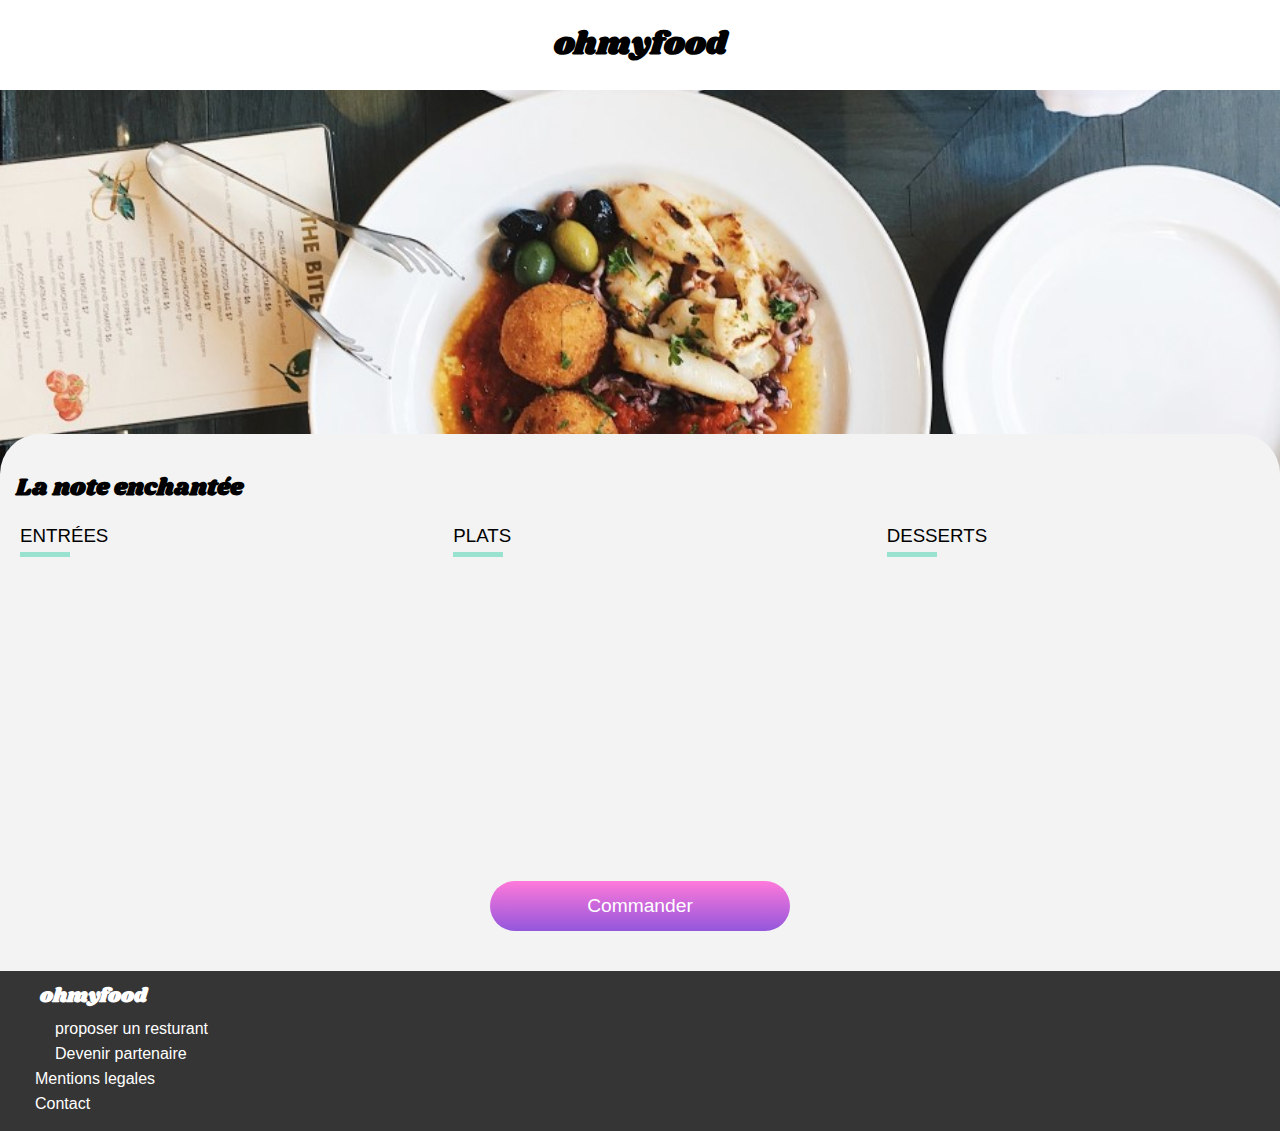
<file: pages/La-note-enchantée.html>
<!DOCTYPE html>
<html lang="en">
  <head>
    <meta charset="UTF-8" />
    <meta http-equiv="X-UA-Compatible" content="IE=edge" />
    <meta name="viewport" content="width=device-width, initial-scale=1.0" />
    <title>La-note-enchantée</title>
    <link rel="stylesheet" href="../main.css" />
    <link
      rel="stylesheet"
      href="https://use.fontawesome.com/releases/v5.15.3/css/all.css"
      integrity="sha384-SZXxX4whJ79/gErwcOYf+zWLeJdY/qpuqC4cAa9rOGUstPomtqpuNWT9wdPEn2fk"
      crossorigin="anonymous"
    />
    <link rel="preconnect" href="https://fonts.googleapis.com" />
    <link rel="preconnect" href="https://fonts.gstatic.com" crossorigin />

    <link rel="preconnect" href="https://fonts.googleapis.com" />
    <link rel="preconnect" href="https://fonts.gstatic.com" crossorigin />
    <link
      href="https://fonts.googleapis.com/css2?family=Shrikhand&display=swap"
      rel="stylesheet"
    />
  </head>
  <body>
    <header class="main-title">
      <a href="../index.html">
        <i class="fas fa-arrow-left"></i>
      </a>
      <h1><a href="../index.html">ohmyfood</a></h1>
    </header>

    <img
      class="img-menu"
      src="../assets/images/restaurants/stil-u2Lp8tXIcjw-unsplash.jpg"
      alt=""
    />
    <main id="main-menu">
      <header id="title-menu">
        <h2>La note enchantée</h2>
        <div class="like-icon">
          <i class="fas fa-heart fa-2x liked"></i>
          <i class="far fa-heart fa-2x not-liked"></i>
        </div>
      </header>
      <section id="contenu-menu">
        <section class="items-menu">
          <header>
            <h3 class="name-menu">ENTRÉES</h3>
            <div class="linge"></div>
          </header>
          <article class="delay-0">
            <div class="menu-info">
              <h4>Raviole de foie gras</h4>
              <p>Accompagnés de leur crème à la truffe</p>
            </div>
            <div class="price-menu-box">
              <div class="price-menu"><strong>25 &euro;</strong></div>
            </div>
            <div class="check-icon-box">
              <div class="check-icon">
                <i class="fas fa-check"></i>
              </div>
            </div>
          </article>
          <article class="delay-1">
            <div class="menu-info">
              <h4>Caviar osciètre</h4>
              <p>Sur blini à la farine de blé noir</p>
            </div>
            <div class="price-menu-box">
              <div class="price-menu"><strong>35 &euro;</strong></div>
            </div>
            <div class="check-icon-box">
              <div class="check-icon"><i class="fas fa-check"></i></div>
            </div>
          </article>
          <article class="delay-2">
            <div class="menu-info">
              <h4>Homard et espuma</h4>
              <p>Marinés aux zests d'orange</p>
            </div>
            <div class="price-menu-box">
              <div class="price-menu"><strong>20 &euro;</strong></div>
            </div>
            <div class="check-icon-box">
              <div class="check-icon"><i class="fas fa-check"></i></div>
            </div>
          </article>
          <article class="delay-3">
            <div class="menu-info">
              <h4>Foie gras de canard cuit entier</h4>
              <p>Confiture de figue et pain toasté</p>
            </div>
            <div class="price-menu-box">
              <div class="price-menu"><strong>35 &euro;</strong></div>
            </div>
            <div class="check-icon-box">
              <div class="check-icon"><i class="fas fa-check"></i></div>
            </div>
          </article>
        </section>

        <section class="items-menu">
          <header>
            <h3 class="name-menu">PLATS</h3>
            <div class="linge"></div>
          </header>
          <article class="delay-0">
            <div class="menu-info">
              <h4>Noix de coquilles Saint-Jacqu</h4>
              <p>Sur lit de purée de céleri-rave</p>
            </div>
            <div class="price-menu-box">
              <div class="price-menu"><strong>40 &euro;</strong></div>
            </div>
            <div class="check-icon-box">
              <div class="check-icon"><i class="fas fa-check"></i></div>
            </div>
          </article>
          <article class="delay-1">
            <div class="menu-info">
              <h4>Langoustine poêlée</h4>
              <p>Purée de patate douce</p>
            </div>
            <div class="price-menu-box">
              <div class="price-menu"><strong>35 &euro;</strong></div>
            </div>
            <div class="check-icon-box">
              <div class="check-icon"><i class="fas fa-check"></i></div>
            </div>
          </article>
          <article class="delay-2">
            <div class="menu-info">
              <h4>Mijoté de queue de boeuf</h4>
              <p>Et riz sauvage aux zestes de citron</p>
            </div>
            <div class="price-menu-box">
              <div class="price-menu"><strong>44 &euro;</strong></div>
            </div>
            <div class="check-icon-box">
              <div class="check-icon"><i class="fas fa-check"></i></div>
            </div>
          </article>
        </section>
        <section class="items-menu">
          <header>
            <h3 class="name-menu">DESSERTS</h3>
            <div class="linge"></div>
          </header>
          <article class="delay-0">
            <div class="menu-info">
              <h4>Macaron noisette et chocolat</h4>
              <p>Glace au caramel brun et sel de Guérande</p>
            </div>
            <div class="price-menu-box">
              <div class="price-menu"><strong>18 &euro;</strong></div>
            </div>
            <div class="check-icon-box">
              <div class="check-icon"><i class="fas fa-check"></i></div>
            </div>
          </article>
          <article class="delay-1">
            <div class="menu-info">
              <h4>Baba au rhum revisité</h4>
              <p>Avec son coulis de citron</p>
            </div>
            <div class="price-menu-box">
              <div class="price-menu"><strong>22 &euro;</strong></div>
            </div>
            <div class="check-icon-box">
              <div class="check-icon"><i class="fas fa-check"></i></div>
            </div>
          </article>
          <article class="delay-2">
            <div class="menu-info">
              <h4>Tarte au citron meringuée</h4>
              <p>Destructurée</p>
            </div>
            <div class="price-menu-box">
              <div class="price-menu"><strong>23 &euro;</strong></div>
            </div>
            <div class="check-icon-box">
              <div class="check-icon"><i class="fas fa-check"></i></div>
            </div>
          </article>
        </section>
      </section>
      <button class="btn-commander">Commander</button>
    </main>
    <footer>
      <h3 class="title-footer">ohmyfood</h3>
      <ul>
        <li>
          <a href="">
            <i class="fas fa-utensils"></i>
            proposer un resturant
          </a>
        </li>
        <li>
          <a href="">
            <i class="fas fa-handshake"></i>
            Devenir partenaire
          </a>
        </li>
        <li>
          <a href=""> Mentions legales </a>
        </li>
        <li>
          <a href="mailto:ohmyfood-contact@gmail.com">Contact</a>
        </li>
      </ul>
    </footer>
  </body>
</html>
</file>
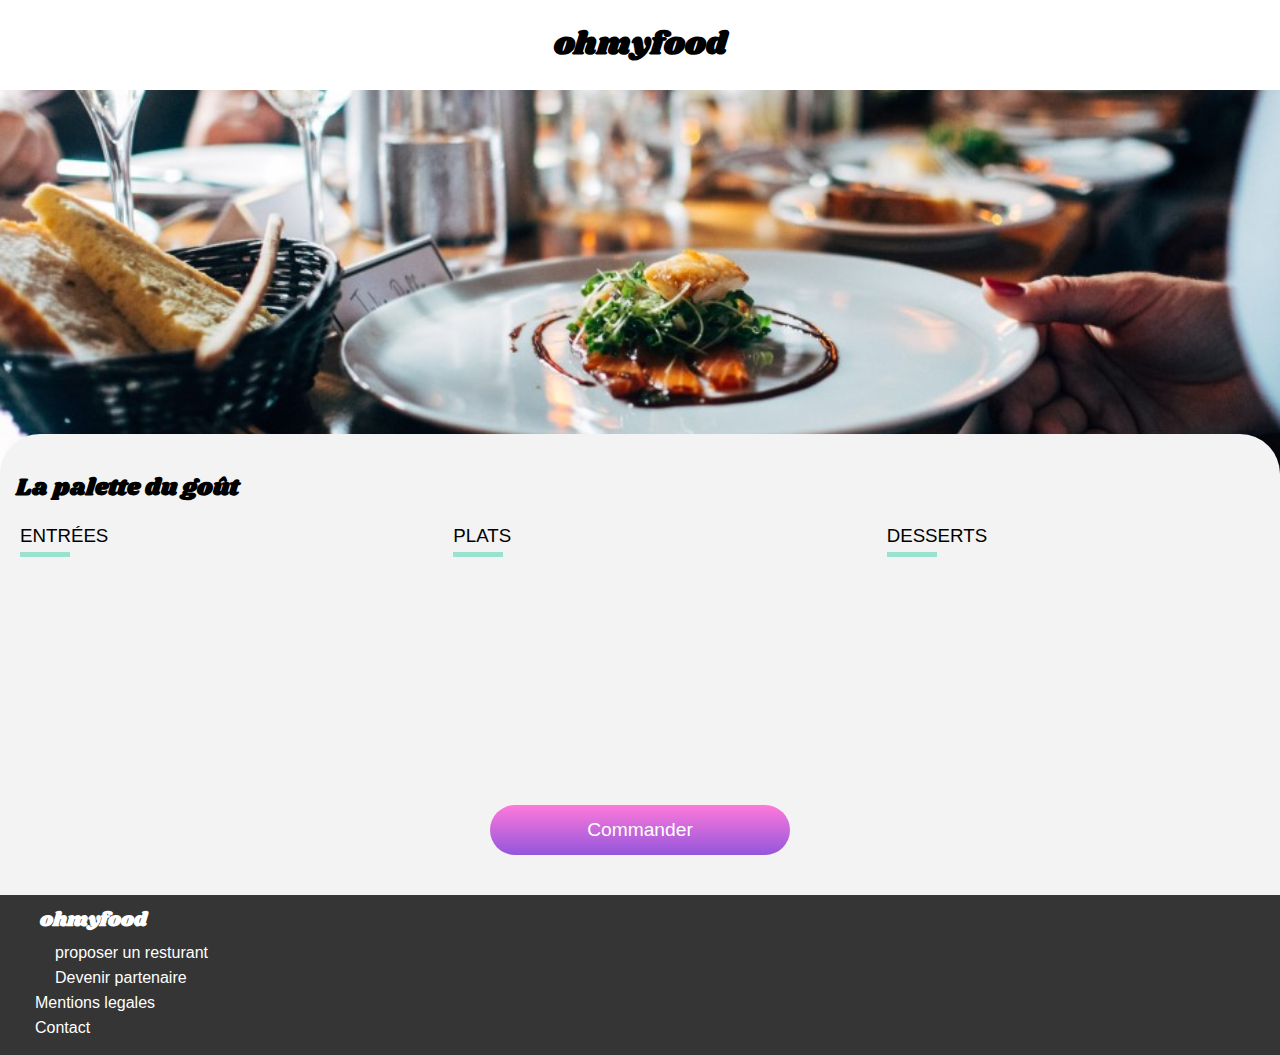
<file: pages/La-palette-du-gout.html>
<!DOCTYPE html>
<html lang="en">
  <head>
    <meta charset="UTF-8" />
    <meta http-equiv="X-UA-Compatible" content="IE=edge" />
    <meta name="viewport" content="width=device-width, initial-scale=1.0" />
    <title>La-palette-du-gout</title>
    <link rel="stylesheet" href="../main.css" />
    <link
      rel="stylesheet"
      href="https://use.fontawesome.com/releases/v5.15.3/css/all.css"
      integrity="sha384-SZXxX4whJ79/gErwcOYf+zWLeJdY/qpuqC4cAa9rOGUstPomtqpuNWT9wdPEn2fk"
      crossorigin="anonymous"
    />
    <link rel="preconnect" href="https://fonts.googleapis.com" />
    <link rel="preconnect" href="https://fonts.gstatic.com" crossorigin />

    <link rel="preconnect" href="https://fonts.googleapis.com" />
    <link rel="preconnect" href="https://fonts.gstatic.com" crossorigin />
    <link
      href="https://fonts.googleapis.com/css2?family=Shrikhand&display=swap"
      rel="stylesheet"
    />
  </head>
  <body>
    <header class="main-title">
      <a href="../index.html">
        <i class="fas fa-arrow-left"></i>
      </a>
      <h1><a href="../index.html">ohmyfood</a></h1>
    </header>

    <img
      class="img-menu"
      src="../assets/images/restaurants/jay-wennington-N_Y88TWmGwA-unsplash.jpg"
      alt=""
    />
    <main id="main-menu">
      <header id="title-menu">
        <h2>La palette du goût</h2>
        <div class="like-icon">
          <i class="fas fa-heart fa-2x liked"></i>
          <i class="far fa-heart fa-2x not-liked"></i>
        </div>
      </header>
      <section id="contenu-menu">
        <section class="items-menu">
          <header>
            <h3 class="name-menu">ENTRÉES</h3>
            <div class="linge"></div>
          </header>
          <article class="delay-0">
            <div class="menu-info">
              <h4>Fricassée d'escargot</h4>
              <p>Au piment d'Espelette</p>
            </div>
            <div class="price-menu-box">
              <div class="price-menu"><strong>25 &euro;</strong></div>
            </div>
            <div class="check-icon-box">
              <div class="check-icon">
                <i class="fas fa-check"></i>
              </div>
            </div>
          </article>
          <article class="delay-1">
            <div class="menu-info">
              <h4>Foie gras de canard mi-cuit</h4>
              <p>Et ses copeaux de truffe noire</p>
            </div>
            <div class="price-menu-box">
              <div class="price-menu"><strong>35 &euro;</strong></div>
            </div>
            <div class="check-icon-box">
              <div class="check-icon"><i class="fas fa-check"></i></div>
            </div>
          </article>
          <article class="delay-2">
            <div class="menu-info">
              <h4>Oeuf au plat</h4>
              <p>Assaisonné à la truffe sur lit de poireaux</p>
            </div>
            <div class="price-menu-box">
              <div class="price-menu"><strong>20 &euro;</strong></div>
            </div>
            <div class="check-icon-box">
              <div class="check-icon"><i class="fas fa-check"></i></div>
            </div>
          </article>
        </section>

        <section class="items-menu">
          <header>
            <h3 class="name-menu">PLATS</h3>
            <div class="linge"></div>
          </header>
          <article class="delay-0">
            <div class="menu-info">
              <h4>Filet de boeuf aux herbes</h4>
              <p>Accompagné de sa ribambelle de légumes</p>
            </div>
            <div class="price-menu-box">
              <div class="price-menu"><strong>40 &euro;</strong></div>
            </div>
            <div class="check-icon-box">
              <div class="check-icon"><i class="fas fa-check"></i></div>
            </div>
          </article>
          <article class="delay-1">
            <div class="menu-info">
              <h4>Parmentier de queue de boeuf</h4>
              <p>A la truffe noire sur sa purée de panais</p>
            </div>
            <div class="price-menu-box">
              <div class="price-menu"><strong>35 &euro;</strong></div>
            </div>
            <div class="check-icon-box">
              <div class="check-icon"><i class="fas fa-check"></i></div>
            </div>
          </article>
          <article class="delay-2">
            <div class="menu-info">
              <h4>Filet de Turbot</h4>
              <p>Aux agrumes</p>
            </div>
            <div class="price-menu-box">
              <div class="price-menu"><strong>44 &euro;</strong></div>
            </div>
            <div class="check-icon-box">
              <div class="check-icon"><i class="fas fa-check"></i></div>
            </div>
          </article>
        </section>
        <section class="items-menu">
          <header>
            <h3 class="name-menu">DESSERTS</h3>
            <div class="linge"></div>
          </header>
          <article class="delay-0">
            <div class="menu-info">
              <h4>Paris-Brest</h4>
              <p>Revisité</p>
            </div>
            <div class="price-menu-box">
              <div class="price-menu"><strong>18 &euro;</strong></div>
            </div>
            <div class="check-icon-box">
              <div class="check-icon"><i class="fas fa-check"></i></div>
            </div>
          </article>
          <article class="delay-1">
            <div class="menu-info">
              <h4>Macaron au chocolat d'exceptio</h4>
              <p>Et glace à la vanille de Madagascar</p>
            </div>
            <div class="price-menu-box">
              <div class="price-menu"><strong>22 &euro;</strong></div>
            </div>
            <div class="check-icon-box">
              <div class="check-icon"><i class="fas fa-check"></i></div>
            </div>
          </article>
          <article class="delay-2">
            <div class="menu-info">
              <h4>Mousse au chocolat</h4>
              <p>Au piment d'espelette et à la truffe noire</p>
            </div>
            <div class="price-menu-box">
              <div class="price-menu"><strong>23 &euro;</strong></div>
            </div>
            <div class="check-icon-box">
              <div class="check-icon"><i class="fas fa-check"></i></div>
            </div>
          </article>
        </section>
      </section>
      <button class="btn-commander">Commander</button>
    </main>
    <footer>
      <h3 class="title-footer">ohmyfood</h3>
      <ul>
        <li>
          <a href="">
            <i class="fas fa-utensils"></i>
            proposer un resturant
          </a>
        </li>
        <li>
          <a href="">
            <i class="fas fa-handshake"></i>
            Devenir partenaire
          </a>
        </li>
        <li>
          <a href=""> Mentions legales </a>
        </li>
        <li>
          <a href="mailto:ohmyfood-contact@gmail.com">Contact</a>
        </li>
      </ul>
    </footer>
  </body>
</html>
</file>
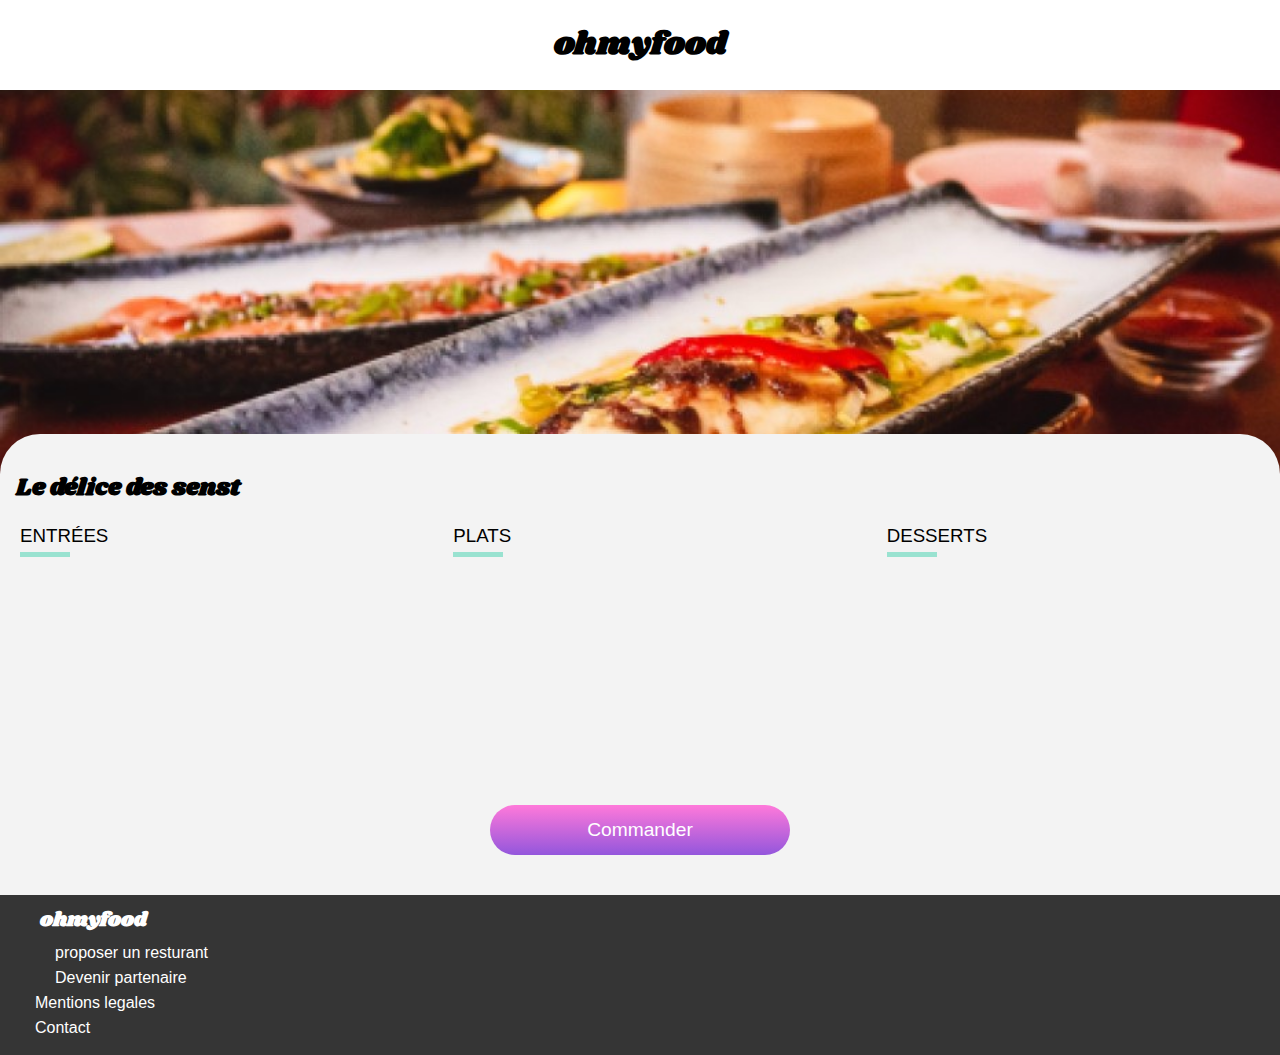
<file: pages/Le-délice-des-sens.html>
<!DOCTYPE html>
<html lang="en">
  <head>
    <meta charset="UTF-8" />
    <meta http-equiv="X-UA-Compatible" content="IE=edge" />
    <meta name="viewport" content="width=device-width, initial-scale=1.0" />
    <title>Le-délice-des-sens</title>
    <link rel="stylesheet" href="../main.css" />
    <link
      rel="stylesheet"
      href="https://use.fontawesome.com/releases/v5.15.3/css/all.css"
      integrity="sha384-SZXxX4whJ79/gErwcOYf+zWLeJdY/qpuqC4cAa9rOGUstPomtqpuNWT9wdPEn2fk"
      crossorigin="anonymous"
    />
    <link rel="preconnect" href="https://fonts.googleapis.com" />
    <link rel="preconnect" href="https://fonts.gstatic.com" crossorigin />

    <link rel="preconnect" href="https://fonts.googleapis.com" />
    <link rel="preconnect" href="https://fonts.gstatic.com" crossorigin />
    <link
      href="https://fonts.googleapis.com/css2?family=Shrikhand&display=swap"
      rel="stylesheet"
    />
  </head>
  <body>
    <header class="main-title">
      <a href="../index.html">
        <i class="fas fa-arrow-left"></i>
      </a>
      <h1><a href="../index.html">ohmyfood</a></h1>
    </header>

    <img
      class="img-menu"
      src="../assets/images/restaurants/louis-hansel-shotsoflouis-qNBGVyOCY8Q-unsplash.jpg"
      alt=""
    />
    <main id="main-menu">
      <header id="title-menu">
        <h2>Le délice des senst</h2>
        <div class="like-icon">
          <i class="fas fa-heart fa-2x liked"></i>
          <i class="far fa-heart fa-2x not-liked"></i>
        </div>
      </header>
      <section id="contenu-menu">
        <section class="items-menu">
          <header>
            <h3 class="name-menu">ENTRÉES</h3>
            <div class="linge"></div>
          </header>
          <article class="delay-0">
            <div class="menu-info">
              <h4>Tartares de thon</h4>
              <p>Assaisonné au yuzu</p>
            </div>
            <div class="price-menu-box">
              <div class="price-menu"><strong>25 &euro;</strong></div>
            </div>
            <div class="check-icon-box">
              <div class="check-icon">
                <i class="fas fa-check"></i>
              </div>
            </div>
          </article>
          <article class="delay-1">
            <div class="menu-info">
              <h4>Bouchée de homard croustillant</h4>
              <p>Et sa farandole de petits légumes</p>
            </div>
            <div class="price-menu-box">
              <div class="price-menu"><strong>35 &euro;</strong></div>
            </div>
            <div class="check-icon-box">
              <div class="check-icon"><i class="fas fa-check"></i></div>
            </div>
          </article>
          <article class="delay-2">
            <div class="menu-info">
              <h4>Velouté de cèpes</h4>
              <p>Aux truffes</p>
            </div>
            <div class="price-menu-box">
              <div class="price-menu"><strong>20 &euro;</strong></div>
            </div>
            <div class="check-icon-box">
              <div class="check-icon"><i class="fas fa-check"></i></div>
            </div>
          </article>
        </section>

        <section class="items-menu">
          <header>
            <h3 class="name-menu">PLATS</h3>
            <div class="linge"></div>
          </header>
          <article class="delay-0">
            <div class="menu-info">
              <h4>Poulet rôti aux herbes de provences</h4>
              <p>Et sa crème de truffe</p>
            </div>
            <div class="price-menu-box">
              <div class="price-menu"><strong>40 &euro;</strong></div>
            </div>
            <div class="check-icon-box">
              <div class="check-icon"><i class="fas fa-check"></i></div>
            </div>
          </article>
          <article class="delay-1">
            <div class="menu-info">
              <h4>Langouste rôtie</h4>
              <p>Et ses légumes de saison</p>
            </div>
            <div class="price-menu-box">
              <div class="price-menu"><strong>35 &euro;</strong></div>
            </div>
            <div class="check-icon-box">
              <div class="check-icon"><i class="fas fa-check"></i></div>
            </div>
          </article>
          <article class="delay-2">
            <div class="menu-info">
              <h4>Côte de boeuf angus</h4>
              <p>Et sa purée de panais</p>
            </div>
            <div class="price-menu-box">
              <div class="price-menu"><strong>44 &euro;</strong></div>
            </div>
            <div class="check-icon-box">
              <div class="check-icon"><i class="fas fa-check"></i></div>
            </div>
          </article>
        </section>
        <section class="items-menu">
          <header>
            <h3 class="name-menu">DESSERTS</h3>
            <div class="linge"></div>
          </header>
          <article class="delay-0">
            <div class="menu-info">
              <h4>Farandole de desserts</h4>
              <p>Du chef</p>
            </div>
            <div class="price-menu-box">
              <div class="price-menu"><strong>18 &euro;</strong></div>
            </div>
            <div class="check-icon-box">
              <div class="check-icon"><i class="fas fa-check"></i></div>
            </div>
          </article>
          <article class="delay-1">
            <div class="menu-info">
              <h4>Crème brulée</h4>
              <p>Revisitée</p>
            </div>
            <div class="price-menu-box">
              <div class="price-menu"><strong>22 &euro;</strong></div>
            </div>
            <div class="check-icon-box">
              <div class="check-icon"><i class="fas fa-check"></i></div>
            </div>
          </article>
          <article class="delay-2">
            <div class="menu-info">
              <h4>Tiramisu</h4>
              <p>A la noisette</p>
            </div>
            <div class="price-menu-box">
              <div class="price-menu"><strong>23 &euro;</strong></div>
            </div>
            <div class="check-icon-box">
              <div class="check-icon"><i class="fas fa-check"></i></div>
            </div>
          </article>
        </section>
      </section>
      <button class="btn-commander">Commander</button>
    </main>
    <footer>
      <h3 class="title-footer">ohmyfood</h3>
      <ul>
        <li>
          <a href="">
            <i class="fas fa-utensils"></i>
            proposer un resturant
          </a>
        </li>
        <li>
          <a href="">
            <i class="fas fa-handshake"></i>
            Devenir partenaire
          </a>
        </li>
        <li>
          <a href=""> Mentions legales </a>
        </li>
        <li>
          <a href="mailto:ohmyfood-contact@gmail.com">Contact</a>
        </li>
      </ul>
    </footer>
  </body>
</html>
</file>
<file: main.css>
h1 {
  font-family: Shrikhand, "cursive";
}

body,
html {
  font-family: "Roboto", sans-serif;
}

a {
  text-decoration: none;
  color: black;
}

i {
  padding: 10px;
}

li {
  list-style-type: none;
}

ul {
  margin-block: 0;
  -webkit-padding-start: 0px;
          padding-inline-start: 0px;
}

h4 {
  -webkit-margin-after: 0%;
          margin-block-end: 0%;
  -webkit-margin-before: 0%;
          margin-block-start: 0%;
}

h3 {
  -webkit-margin-after: 0%;
          margin-block-end: 0%;
  -webkit-margin-before: 0%;
          margin-block-start: 0%;
}

p {
  -webkit-margin-after: 0%;
          margin-block-end: 0%;
  -webkit-margin-before: 0%;
          margin-block-start: 0%;
}

body {
  margin: 0px;
}

@-webkit-keyframes spin {
  0% {
    -webkit-transform: rotate(0deg);
            transform: rotate(0deg);
  }
  100% {
    -webkit-transform: rotate(360deg);
            transform: rotate(360deg);
  }
}

@keyframes spin {
  0% {
    -webkit-transform: rotate(0deg);
            transform: rotate(0deg);
  }
  100% {
    -webkit-transform: rotate(360deg);
            transform: rotate(360deg);
  }
}

@-webkit-keyframes hide-spinner {
  0% {
    visibility: visible;
  }
  100% {
    visibility: hidden;
  }
}

@keyframes hide-spinner {
  0% {
    visibility: visible;
  }
  100% {
    visibility: hidden;
  }
}

@-webkit-keyframes vertical {
  0% {
    -webkit-transform: scale(0);
            transform: scale(0);
  }
  100% {
    -webkit-transform: scale(1);
            transform: scale(1);
  }
}

@keyframes vertical {
  0% {
    -webkit-transform: scale(0);
            transform: scale(0);
  }
  100% {
    -webkit-transform: scale(1);
            transform: scale(1);
  }
}

@-webkit-keyframes opacity {
  0% {
    opacity: 0;
  }
  100% {
    opacity: 1;
  }
}

@keyframes opacity {
  0% {
    opacity: 0;
  }
  100% {
    opacity: 1;
  }
}

.delay-0 {
  -webkit-animation: vertical 0.6s linear 1;
          animation: vertical 0.6s linear 1;
  -webkit-animation-timing-function: cubic-bezier(0.5, 1.58, 0.34, 0.82);
          animation-timing-function: cubic-bezier(0.5, 1.58, 0.34, 0.82);
  -webkit-animation-fill-mode: both;
          animation-fill-mode: both;
  -webkit-transform: scale(0);
          transform: scale(0);
  -webkit-animation-delay: 0.2s;
          animation-delay: 0.2s;
}

.delay-1 {
  -webkit-animation: vertical 0.6s linear 1;
          animation: vertical 0.6s linear 1;
  -webkit-animation-timing-function: cubic-bezier(0.5, 1.58, 0.34, 0.82);
          animation-timing-function: cubic-bezier(0.5, 1.58, 0.34, 0.82);
  -webkit-animation-fill-mode: both;
          animation-fill-mode: both;
  -webkit-transform: scale(0);
          transform: scale(0);
  -webkit-animation-delay: 0.4s;
          animation-delay: 0.4s;
}

.delay-2 {
  -webkit-animation: vertical 0.6s linear 1;
          animation: vertical 0.6s linear 1;
  -webkit-animation-timing-function: cubic-bezier(0.5, 1.58, 0.34, 0.82);
          animation-timing-function: cubic-bezier(0.5, 1.58, 0.34, 0.82);
  -webkit-animation-fill-mode: both;
          animation-fill-mode: both;
  -webkit-transform: scale(0);
          transform: scale(0);
  -webkit-animation-delay: 0.6s;
          animation-delay: 0.6s;
}

.delay-3 {
  -webkit-animation: vertical 0.6s linear 1;
          animation: vertical 0.6s linear 1;
  -webkit-animation-timing-function: cubic-bezier(0.5, 1.58, 0.34, 0.82);
          animation-timing-function: cubic-bezier(0.5, 1.58, 0.34, 0.82);
  -webkit-animation-fill-mode: both;
          animation-fill-mode: both;
  -webkit-transform: scale(0);
          transform: scale(0);
  -webkit-animation-delay: 0.8s;
          animation-delay: 0.8s;
}

.resturants:hover {
  -webkit-transform: scale(1.02);
          transform: scale(1.02);
}

button:hover {
  -webkit-transform: scale(1.05);
          transform: scale(1.05);
}

h1 {
  text-align: center;
  color: black;
}

.linge {
  background-color: #99e2d0;
  height: 5px;
  width: 50px;
  position: relative;
  left: 20px;
  top: 5px;
}

footer {
  background-color: #353535;
  color: white;
  padding: 10px 30px;
}

footer h3 {
  font-size: 20px;
  margin-left: 10px;
  font-family: Shrikhand, "cursive";
}

footer ul {
  display: -ms-grid;
  display: grid;
  -ms-grid-columns: 1fr;
      grid-template-columns: 1fr;
  line-height: 25px;
  padding: 5px;
  -webkit-box-align: start;
      -ms-flex-align: start;
          align-items: flex-start;
}

footer a {
  color: white;
}

.location {
  background: #f3f3f3;
  font-size: 1rem;
  padding: 20px 5px;
  text-align: center;
  display: -webkit-box;
  display: -ms-flexbox;
  display: flex;
  -webkit-box-pack: center;
      -ms-flex-pack: center;
          justify-content: center;
  -webkit-box-align: center;
      -ms-flex-align: center;
          align-items: center;
  -webkit-box-shadow: inset 0 20px 20px -20px rgba(190, 183, 183, 0.8);
          box-shadow: inset 0 20px 20px -20px rgba(190, 183, 183, 0.8);
}

.exploration {
  background: #f3f3f3;
  font-size: 1rem;
  padding: 20px 5px;
  text-align: center;
  background-color: #fafafa;
}

.exploration button {
  background-image: -webkit-gradient(linear, left bottom, left top, from(#9356dc), to(#ff79da));
  background-image: linear-gradient(0deg, #9356dc, #ff79da);
  width: 300px;
  height: 50px;
  border: none;
  border-radius: 25px;
  color: white;
  font-size: 1.2rem;
  cursor: pointer;
  margin: 20px;
}

.function {
  padding: 15px 35px;
}

ul {
  display: -ms-grid;
  display: grid;
  -ms-grid-columns: 1fr 1fr 1fr;
      grid-template-columns: 1fr 1fr 1fr;
}

@media (max-width: 785px) {
  ul {
    -ms-grid-columns: 1fr;
        grid-template-columns: 1fr;
  }
}

@media (max-width: 635px) {
  ul {
    -ms-grid-columns: 1fr;
        grid-template-columns: 1fr;
  }
}

ul .list-function {
  background-color: #f3f3f3;
  height: 60px;
  border-radius: 20px;
  margin: 20px;
  padding: 0px 20px;
  -webkit-box-shadow: rgba(0, 0, 0, 0.35) 0px 5px 15px;
          box-shadow: rgba(0, 0, 0, 0.35) 0px 5px 15px;
  display: -webkit-box;
  display: -ms-flexbox;
  display: flex;
  -webkit-box-pack: center;
      -ms-flex-pack: center;
          justify-content: center;
  -webkit-box-align: center;
      -ms-flex-align: center;
          align-items: center;
  -webkit-box-pack: start;
      -ms-flex-pack: start;
          justify-content: flex-start;
  position: relative;
}

ul .list-function:hover {
  background-color: #f2eafb;
}

ul .list-function:hover i {
  color: #9356dc;
}

ul .list-function .number {
  background-color: #9356dc;
  color: white;
  padding: 4px 8px;
  border-radius: 50%;
  position: absolute;
  margin-left: -30px;
  display: -webkit-box;
  display: -ms-flexbox;
  display: flex;
  -webkit-box-pack: center;
      -ms-flex-pack: center;
          justify-content: center;
  -webkit-box-align: center;
      -ms-flex-align: center;
          align-items: center;
}

#pages {
  background-color: #f3f3f3;
  padding: 20px 35px;
}

#pages .cards {
  display: -ms-grid;
  display: grid;
  -ms-grid-columns: 1fr 1fr;
      grid-template-columns: 1fr 1fr;
  -webkit-column-gap: 35px;
          column-gap: 35px;
  row-gap: 35px;
}

@media (max-width: 635px) {
  #pages .cards {
    -ms-grid-columns: 1fr;
        grid-template-columns: 1fr;
  }
}

#pages .cards a {
  background-color: white;
  border-radius: 20px;
  position: relative;
  color: inherit;
  display: block;
}

#pages .cards a .tag {
  position: absolute;
  right: 15px;
  top: 20px;
  background-color: #99e2d0;
  color: #377c6b;
  padding: 10px;
  font-weight: bold;
}

#pages .cards a img {
  -o-object-fit: cover;
     object-fit: cover;
  width: 100%;
  height: 200px;
  margin-top: 0%;
  border-top-left-radius: 20px;
  border-top-right-radius: 20px;
}

#pages .cards a .name-resturants {
  line-height: 25px;
  padding: 20px;
  display: -webkit-box;
  display: -ms-flexbox;
  display: flex;
  -webkit-box-pack: justify;
      -ms-flex-pack: justify;
          justify-content: space-between;
}

.main-title {
  display: -webkit-box;
  display: -ms-flexbox;
  display: flex;
  -webkit-box-pack: center;
      -ms-flex-pack: center;
          justify-content: center;
  -webkit-box-align: center;
      -ms-flex-align: center;
          align-items: center;
}

.main-title i {
  position: absolute;
  left: 20px;
  top: 30px;
  font-size: 24px;
}

.img-menu {
  width: 100%;
  height: 400px;
  -o-object-fit: cover;
     object-fit: cover;
  z-index: -1;
}

#main-menu {
  background-color: #f3f3f3;
  margin: auto;
  position: relative;
  margin-top: -60px;
  z-index: 1;
  border-radius: 40px 40px 0px 0px;
  max-width: 1450px;
  padding-bottom: 10px;
}

#main-menu #title-menu {
  padding: 1rem 2rem 0 1rem;
  display: -webkit-box;
  display: -ms-flexbox;
  display: flex;
  -webkit-box-align: center;
      -ms-flex-align: center;
          align-items: center;
  -webkit-box-pack: justify;
      -ms-flex-pack: justify;
          justify-content: space-between;
  font-family: Shrikhand, "cursive";
}

#main-menu #contenu-menu {
  display: -ms-grid;
  display: grid;
  -ms-grid-columns: 1fr 1fr 1fr;
      grid-template-columns: 1fr 1fr 1fr;
  -webkit-column-gap: 20px;
          column-gap: 20px;
}

@media (max-width: 785px) {
  #main-menu #contenu-menu {
    -ms-grid-columns: 1fr;
        grid-template-columns: 1fr;
  }
}

@media (max-width: 635px) {
  #main-menu #contenu-menu {
    -ms-grid-columns: 1fr;
        grid-template-columns: 1fr;
  }
}

#main-menu #contenu-menu .name-menu {
  margin-left: 20px;
  font-weight: 400;
}

#main-menu #contenu-menu article {
  max-height: 35px;
  cursor: pointer;
  background-color: white;
  margin: 15px;
  border-radius: 20px;
  -webkit-box-shadow: rgba(197, 194, 194, 0.35) 0px 5px 15px;
          box-shadow: rgba(197, 194, 194, 0.35) 0px 5px 15px;
  display: -webkit-box;
  display: -ms-flexbox;
  display: flex;
  -webkit-box-pack: justify;
      -ms-flex-pack: justify;
          justify-content: space-between;
  padding: 13px 0px 13px 13px;
  -webkit-box-flex: 1;
      -ms-flex: 1;
          flex: 1;
  overflow: hidden;
  -webkit-box-orient: horizontal;
  -webkit-box-direction: normal;
      -ms-flex-flow: row wrap;
          flex-flow: row wrap;
  cursor: pointer;
}

#main-menu #contenu-menu article .menu-info {
  white-space: nowrap;
  overflow: hidden;
  text-overflow: ellipsis;
  -webkit-box-flex: 1;
      -ms-flex: 1;
          flex: 1;
}

#main-menu #contenu-menu article .menu-info p {
  margin: 0%;
  white-space: nowrap;
  overflow: hidden;
  text-overflow: ellipsis;
}

#main-menu #contenu-menu article .price-menu-box .price-menu {
  display: -webkit-box;
  display: -ms-flexbox;
  display: flex;
  -webkit-box-align: end;
      -ms-flex-align: end;
          align-items: flex-end;
  height: 100%;
}

#main-menu #contenu-menu article .check-icon-box {
  margin: -13px -60px -20px 10px;
  display: -webkit-box;
  display: -ms-flexbox;
  display: flex;
  -webkit-box-pack: center;
      -ms-flex-pack: center;
          justify-content: center;
  -webkit-box-align: center;
      -ms-flex-align: center;
          align-items: center;
  -webkit-transition-duration: 0.5s;
          transition-duration: 0.5s;
  background-color: #99e2d0;
  height: 62px;
  width: 60px;
}

#main-menu #contenu-menu article .check-icon-box .check-icon {
  display: -webkit-box;
  display: -ms-flexbox;
  display: flex;
  -webkit-box-pack: center;
      -ms-flex-pack: center;
          justify-content: center;
  -webkit-box-align: center;
      -ms-flex-align: center;
          align-items: center;
  background-color: white;
  border-radius: 50%;
  width: 27px;
  height: 27px;
  -webkit-transform: rotate(-180deg);
          transform: rotate(-180deg);
  -webkit-transition-duration: 0.5s;
          transition-duration: 0.5s;
}

#main-menu #contenu-menu article .check-icon-box .check-icon i {
  color: #99e2d0;
}

#main-menu #contenu-menu article:hover .check-icon-box {
  margin-right: 0px;
}

#main-menu #contenu-menu article:hover .check-icon-box .check-icon {
  -webkit-transform: rotate(0deg);
          transform: rotate(0deg);
}

.btn-commander {
  background-image: -webkit-gradient(linear, left bottom, left top, from(#9356dc), to(#ff79da));
  background-image: linear-gradient(0deg, #9356dc, #ff79da);
  width: 300px;
  height: 50px;
  border: none;
  border-radius: 25px;
  color: white;
  font-size: 1.2rem;
  cursor: pointer;
  display: -webkit-box;
  display: -ms-flexbox;
  display: flex;
  -webkit-box-pack: center;
      -ms-flex-pack: center;
          justify-content: center;
  -webkit-box-align: center;
      -ms-flex-align: center;
          align-items: center;
  margin: 20px auto;
  position: relative;
  bottom: 10px;
}

@media (max-width: 635px) {
  .btn-commander {
    width: 120px;
    height: 40px;
    font-size: 14px;
  }
}

.loader {
  position: fixed;
  height: 100%;
  width: 100%;
  background-color: rgba(255, 255, 255, 0.9);
  z-index: 10000;
  -webkit-animation: hide-spinner 3s 1;
          animation: hide-spinner 3s 1;
  visibility: hidden;
}

.loader .loader-circle {
  border: 10px solid #9356dc;
  border-top: 10px solid #99e2d0;
  border-bottom: 10px solid #ff79da;
  border-radius: 50%;
  width: 100px;
  height: 100px;
  margin: auto;
  position: absolute;
  top: 0;
  bottom: 0;
  right: 0;
  left: 0;
  -webkit-animation: spin linear 1.5s 2;
          animation: spin linear 1.5s 2;
}

.like-icon {
  position: relative;
  height: 50px;
  width: 50px;
  cursor: pointer;
}

.like-icon:hover {
  color: #ff79da;
}

.like-icon .not-liked {
  position: absolute;
  top: 0;
  left: 0;
}

.like-icon .liked {
  position: absolute;
  top: 0;
  left: 0;
  color: #ff79da;
  z-index: 2;
  background: -webkit-gradient(linear, left bottom, left top, from(#9356dc), to(#ff79da));
  background: linear-gradient(0deg, #9356dc, #ff79da);
  -webkit-background-clip: text;
  -webkit-text-fill-color: transparent;
  opacity: 0;
}

.like-icon .liked:hover {
  opacity: 1;
}
/*# sourceMappingURL=main.css.map */
</file>
